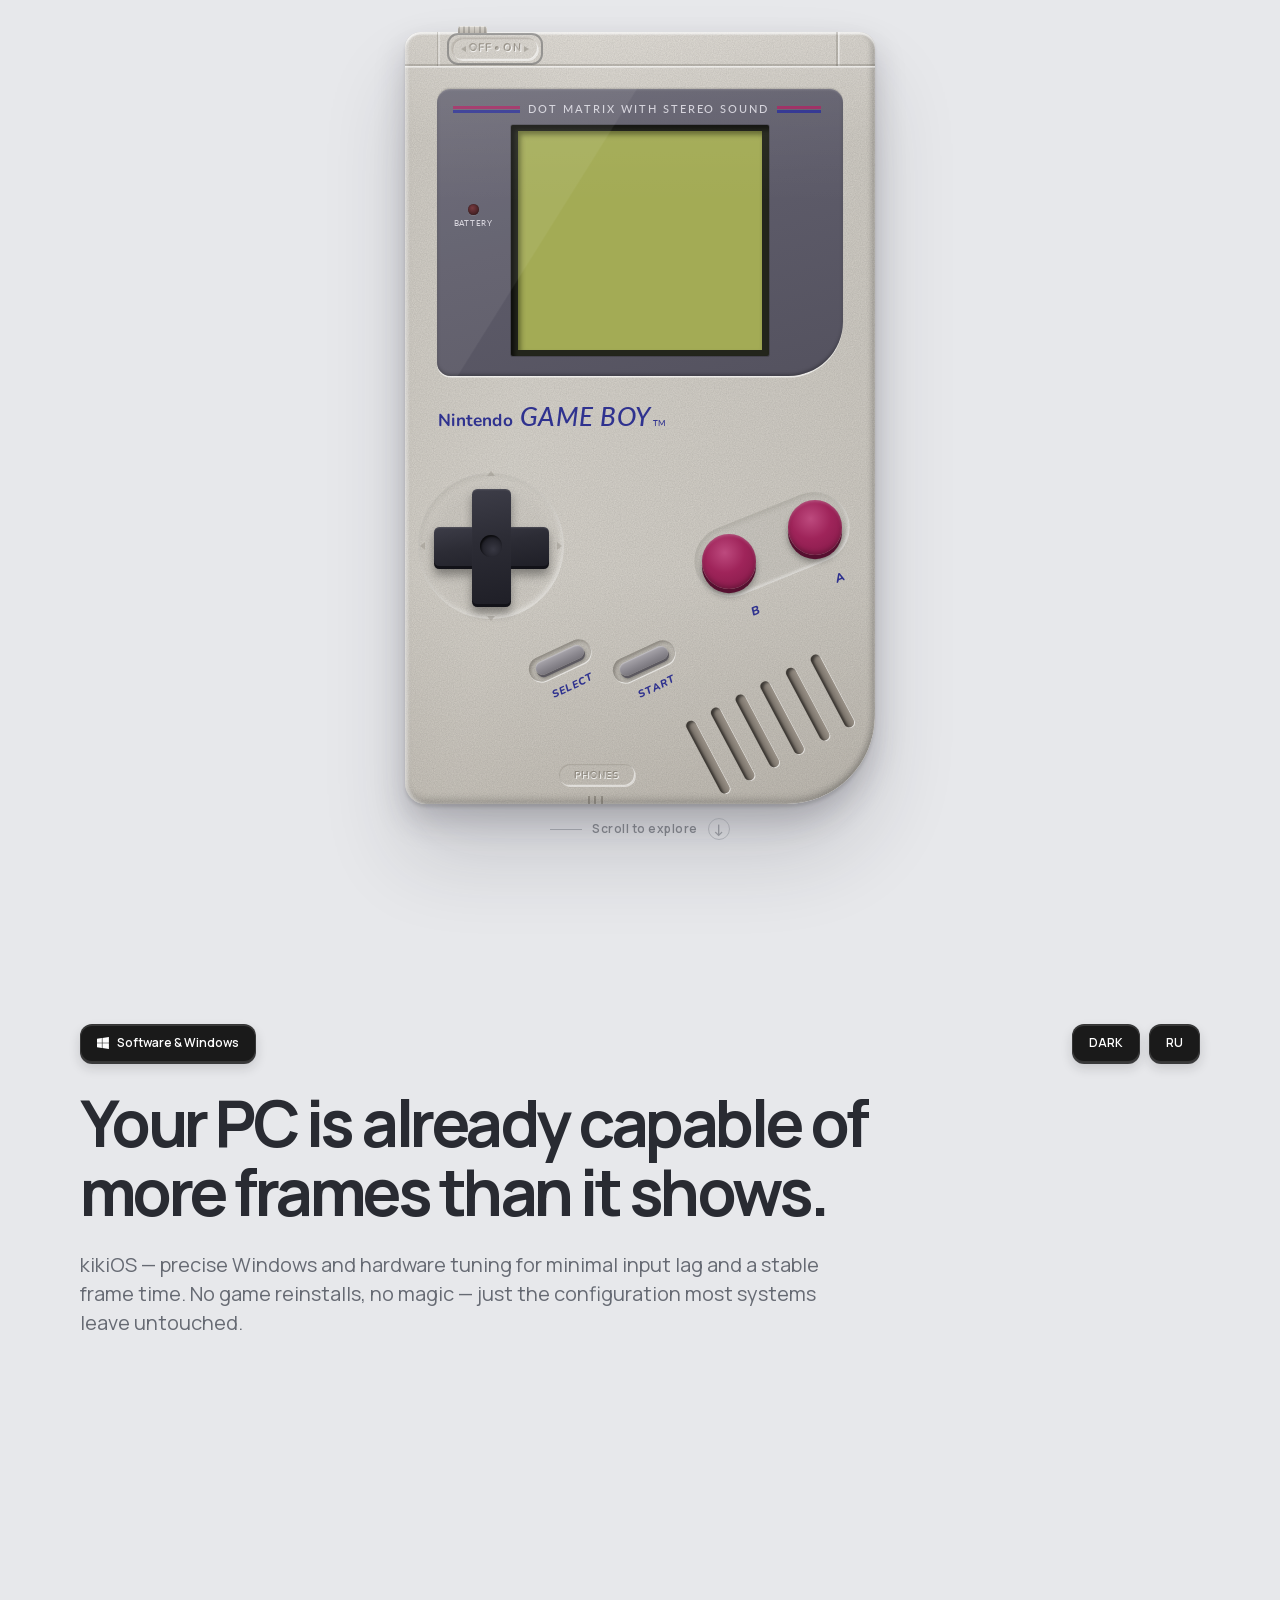
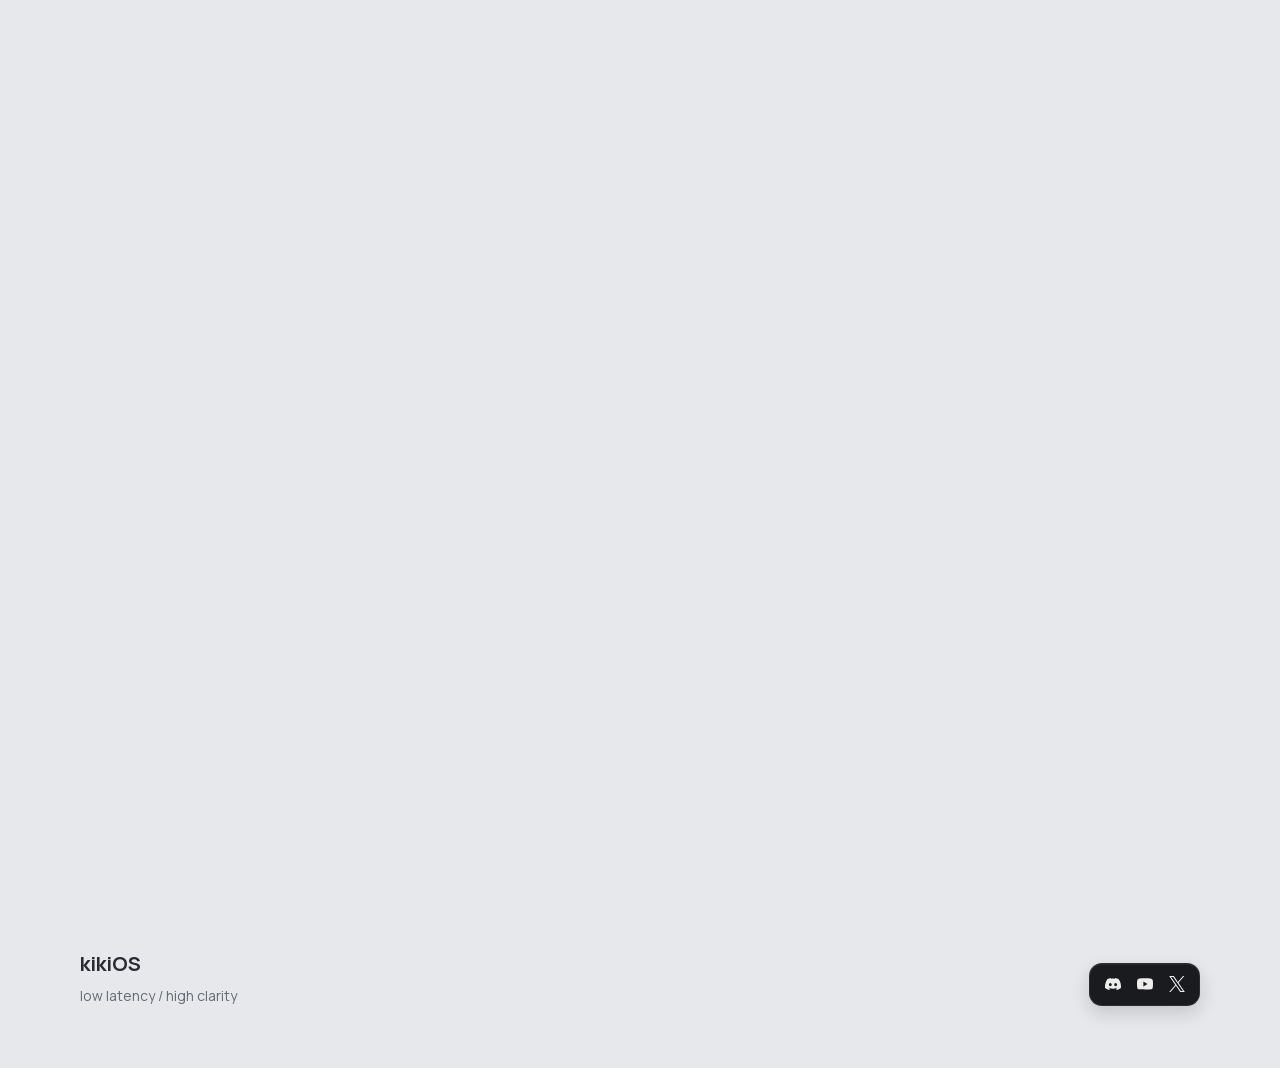
<file: index.html>
<!doctype html>
<html lang="en">
  <head>
    <meta charset="utf-8" />
    <meta name="viewport" content="width=device-width, initial-scale=1, viewport-fit=cover" />
    <script src="js/site/theme-init.js"></script>
    <title>kikiOS — PC Boost</title>
    <meta
      name="description"
      content="kikiOS — точная настройка Windows и железа под минимальный input lag и стабильный фреймтайм."
    />
    <link rel="icon" href="assets/favicons/favicon.ico" sizes="any" />
    <link rel="icon" type="image/png" sizes="16x16" href="assets/favicons/favicon-16.png" />
    <link rel="icon" type="image/png" sizes="32x32" href="assets/favicons/favicon-32.png" />
    <link rel="apple-touch-icon" sizes="180x180" href="assets/favicons/apple-touch-icon.png" />
    <link rel="preconnect" href="https://fonts.googleapis.com" />
    <link rel="preconnect" href="https://fonts.gstatic.com" crossorigin />
    <link
      rel="stylesheet"
      href="https://fonts.googleapis.com/css2?family=Lato:ital,wght@1,400;1,700&family=Nunito:ital,wght@0,800;1,800&display=swap"
    />
    <link rel="stylesheet" href="css/base.css" />
    <link rel="stylesheet" href="css/gameboy.css" />
    <link rel="stylesheet" href="css/site.css" />
    <link rel="stylesheet" href="css/components/software.css" />
    <link rel="stylesheet" href="css/components/folders.css" />
  </head>
  <body>
    <main class="stage">
      <div class="gameboy" id="gameboy">
        <div class="top">
          <i class="groove groove-l"></i>
          <i class="groove groove-r"></i>
        </div>

        <button class="power" id="power" type="button" aria-label="Power">
          <span class="power-nub"></span>
          <span class="power-label"
            ><span class="tri tri-l"></span>OFF&thinsp;•&thinsp;ON<span class="tri tri-r"></span
          ></span>
        </button>

        <div class="lens">
          <div class="lens-head">
            <span class="stripe"></span>
            <span class="lens-text">DOT MATRIX WITH STEREO SOUND</span>
            <span class="stripe stripe-r"></span>
          </div>
          <div class="battery"><i class="led"></i><span>BATTERY</span></div>
          <div class="lcd-window">
            <canvas id="lcd" width="160" height="144" aria-label="Screen"></canvas>
            <i class="lcd-shade"></i>
          </div>
        </div>

        <div class="logo">
          <span class="logo-n">Nintendo</span><span class="logo-gb">GAME BOY</span><span class="logo-tm">TM</span>
        </div>

        <div class="dpad-well"></div>
        <i class="mark mark-up"></i>
        <i class="mark mark-down"></i>
        <i class="mark mark-left"></i>
        <i class="mark mark-right"></i>
        <div class="dpad" id="dpad" role="group" aria-label="D-pad">
          <i class="dpad-h"></i>
          <i class="dpad-v"></i>
          <i class="dpad-c"></i>
        </div>

        <div class="ab-well"></div>
        <div class="btn-round btn-b" data-btn="b" role="button" aria-label="B"></div>
        <div class="btn-round btn-a" data-btn="a" role="button" aria-label="A"></div>
        <span class="label label-b">B</span>
        <span class="label label-a">A</span>

        <div class="pill-well well-select">
          <div class="pill" data-btn="select" role="button" aria-label="Select"></div>
        </div>
        <div class="pill-well well-start">
          <div class="pill" data-btn="start" role="button" aria-label="Start"></div>
        </div>
        <span class="label label-pill label-select">SELECT</span>
        <span class="label label-pill label-start">START</span>

        <div class="speaker"><i></i><i></i><i></i><i></i><i></i><i></i></div>

        <div class="phones"><span>PHONES</span></div>
        <i class="jack"></i>
      </div>
      <div class="floor-shadow"></div>
      <a class="scroll-cue" href="#about" aria-label="Scroll down"
        ><span class="scroll-cue-line"></span
        ><span class="scroll-cue-label" data-i18n="scrollCue">Scroll to explore</span
        ><span class="scroll-cue-arrow" aria-hidden="true">↓</span></a
      >
    </main>

    <section class="site-info" id="about">
      <div class="site-wrap">
        <div class="site-language-row">
          <button
            id="sw-open"
            class="ref-button sw-trigger"
            type="button"
            data-sw-open
            aria-haspopup="dialog"
            aria-controls="sw-modal"
          >
            <svg viewBox="0 0 88 88" aria-hidden="true">
              <path
                d="M0 12.4 35.7 7.5v34.5H0zm40-5.6L87.3 0v41.6H40zM0 46h35.7v34.6L0 75.6zm40 .5h47.3V88L40 81.3z"
              /></svg
            ><span data-i18n="swButton">Software &amp; Windows</span></button
          ><button id="theme-toggle" class="ref-button" type="button" aria-label="Switch to dark theme">DARK</button
          ><button id="lang-toggle" class="ref-button" type="button" aria-label="Switch to Russian">RU</button>
        </div>
        <div class="site-intro">
          <h1 data-i18n="heroTitle">Your PC is already capable of <em>more frames</em> than it shows.</h1>
          <p class="site-lead" data-i18n="heroLead">
            kikiOS — precise Windows and hardware tuning for minimal input lag and a stable frame time. No game
            reinstalls, no magic — just the configuration most systems leave untouched.
          </p>
        </div>

        <section class="site-toolset" data-aos="fade-right" aria-labelledby="toolset-title">
          <div class="site-toolset-head">
            <h2 id="toolset-title" data-i18n="includedTitle">What’s included</h2>
            <p data-i18n="includedLead">
              A focused pass through the system — from a clean OS to network and background processes.
            </p>
          </div>
          <div class="site-toolset-list">
            <article class="site-tool-item">
              <a
                class="site-tool-icon site-tool-link"
                href="https://drive.google.com/file/d/1_SrFxim3o5u1JU2L8F32rRarpd4k6FkM/view?usp=sharing"
                target="_blank"
                rel="noopener"
                aria-label="Open related resource"
                ><svg viewBox="0 0 448 512">
                  <path
                    d="M190.5 66.9l22.2-22.2c9.4-9.4 24.6-9.4 33.9 0L441 239c9.4 9.4 9.4 24.6 0 33.9L246.6 467.3c-9.4 9.4-24.6 9.4-33.9 0l-22.2-22.2c-9.5-9.5-9.3-25 .4-34.3L311.4 296H24c-13.3 0-24-10.7-24-24v-32c0-13.3 10.7-24 24-24h287.4L190.9 101.2c-9.8-9.3-10-24.8-.4-34.3z"
                  /></svg
              ></a>
              <div>
                <h3 data-i18n="cleanOsTitle">Clean OS</h3>
                <p data-i18n="cleanOsText">
                  Clean Windows 11 Pro (25H2, x64) install and baseline system optimization.
                </p>
              </div>
            </article>
            <article class="site-tool-item">
              <a
                class="site-tool-icon site-tool-link"
                href="https://ru.wikipedia.org/wiki/%D0%A6%D0%B5%D0%BD%D1%82%D1%80%D0%B0%D0%BB%D1%8C%D0%BD%D1%8B%D0%B9_%D0%BF%D1%80%D0%BE%D1%86%D0%B5%D1%81%D1%81%D0%BE%D1%80"
                target="_blank"
                rel="noopener"
                aria-label="Open related resource"
                ><svg viewBox="0 0 448 512">
                  <path
                    d="M190.5 66.9l22.2-22.2c9.4-9.4 24.6-9.4 33.9 0L441 239c9.4 9.4 9.4 24.6 0 33.9L246.6 467.3c-9.4 9.4-24.6 9.4-33.9 0l-22.2-22.2c-9.5-9.5-9.3-25 .4-34.3L311.4 296H24c-13.3 0-24-10.7-24-24v-32c0-13.3 10.7-24 24-24h287.4L190.9 101.2c-9.8-9.3-10-24.8-.4-34.3z"
                  /></svg
              ></a>
              <div>
                <h3 data-i18n="cpuTitle">CPU & power</h3>
                <p data-i18n="cpuText">
                  A custom power plan and process affinity for the CPU’s highest-performance cores.
                </p>
              </div>
            </article>
            <article class="site-tool-item">
              <a
                class="site-tool-icon site-tool-link"
                href="https://ru.wikipedia.org/wiki/Input_lag"
                target="_blank"
                rel="noopener"
                aria-label="Open related resource"
                ><svg viewBox="0 0 448 512">
                  <path
                    d="M190.5 66.9l22.2-22.2c9.4-9.4 24.6-9.4 33.9 0L441 239c9.4 9.4 9.4 24.6 0 33.9L246.6 467.3c-9.4 9.4-24.6 9.4-33.9 0l-22.2-22.2c-9.5-9.5-9.3-25 .4-34.3L311.4 296H24c-13.3 0-24-10.7-24-24v-32c0-13.3 10.7-24 24-24h287.4L190.9 101.2c-9.8-9.3-10-24.8-.4-34.3z"
                  /></svg
              ></a>
              <div>
                <h3 data-i18n="inputTitle">Input lag</h3>
                <p data-i18n="inputText">
                  Fine-tune polling and device latency for the mouse, keyboard and monitor — where milliseconds matter.
                </p>
              </div>
            </article>
            <article class="site-tool-item">
              <a
                class="site-tool-icon site-tool-link"
                href="https://en.wikipedia.org/wiki/Network"
                target="_blank"
                rel="noopener"
                aria-label="Open related resource"
                ><svg viewBox="0 0 448 512">
                  <path
                    d="M190.5 66.9l22.2-22.2c9.4-9.4 24.6-9.4 33.9 0L441 239c9.4 9.4 9.4 24.6 0 33.9L246.6 467.3c-9.4 9.4-24.6 9.4-33.9 0l-22.2-22.2c-9.5-9.5-9.3-25 .4-34.3L311.4 296H24c-13.3 0-24-10.7-24-24v-32c0-13.3 10.7-24 24-24h287.4L190.9 101.2c-9.8-9.3-10-24.8-.4-34.3z"
                  /></svg
              ></a>
              <div>
                <h3 data-i18n="networkTitle">Network</h3>
                <p data-i18n="networkText">
                  Configure the network adapter for stable ping and fewer packet losses in busy matches.
                </p>
              </div>
            </article>
            <article class="site-tool-item">
              <a
                class="site-tool-icon site-tool-link"
                href="https://www.microsoft.com/en-us/download"
                target="_blank"
                rel="noopener"
                aria-label="Open related resource"
                ><svg viewBox="0 0 448 512">
                  <path
                    d="M190.5 66.9l22.2-22.2c9.4-9.4 24.6-9.4 33.9 0L441 239c9.4 9.4 9.4 24.6 0 33.9L246.6 467.3c-9.4 9.4-24.6 9.4-33.9 0l-22.2-22.2c-9.5-9.5-9.3-25 .4-34.3L311.4 296H24c-13.3 0-24-10.7-24-24v-32c0-13.3 10.7-24 24-24h287.4L190.9 101.2c-9.8-9.3-9.3-25-.4-34.3z"
                  /></svg
              ></a>
              <div>
                <h3 data-i18n="driversTitle">Drivers & software</h3>
                <p data-i18n="driversText">
                  Clean Nvidia / AMD driver installation and background software priority tuning.
                </p>
              </div>
            </article>
            <article class="site-tool-item">
              <a
                class="site-tool-icon site-tool-link"
                href="https://ru.wikipedia.org/wiki/Advanced_SystemCare"
                target="_blank"
                rel="noopener"
                aria-label="Open related resource"
                ><svg viewBox="0 0 448 512">
                  <path
                    d="M190.5 66.9l22.2-22.2c9.4-9.4 24.6-9.4 33.9 0L441 239c9.4 9.4 9.4 24.6 0 33.9L246.6 467.3c-9.4 9.4-24.6 9.4-33.9 0l-22.2-22.2c-9.5-9.5-9.3-25 .4-34.3L311.4 296H24c-13.3 0-24-10.7-24-24v-32c0-13.3 10.7-24 24-24h287.4L190.9 101.2c-9.8-9.3-10-24.8-.4-34.3z"
                  /></svg
              ></a>
              <div>
                <h3 data-i18n="cleanupTitle">System cleanup</h3>
                <p data-i18n="cleanupText">
                  Disable telemetry, unused services and extra hardware devices that waste resources in the background.
                </p>
              </div>
            </article>
          </div>
        </section>

        <section class="x-focus-card" data-aos="fade-left" aria-labelledby="x-focus-title">
          <div class="x-focus-art" aria-hidden="true"></div>
          <span class="x-focus-kicker" data-i18n="xKicker">X / Development notes</span>
          <div class="x-focus-grid">
            <h2 id="x-focus-title" data-i18n="xTitle">Tweaks.<br />Updates.<br /><strong>Fresh ideas.</strong></h2>
            <div class="x-focus-copy">
              <p data-i18n="xText">
                On X I share short posts about tweaks, tests, new features and changes across the project.
              </p>
              <a class="ref-button x-focus-button" href="https://x.com/feduk1283911" target="_blank" rel="noopener"
                ><img src="assets/icons/social/x.svg" alt="" /><span data-i18n="xButton">Follow on X</span></a
              >
            </div>
          </div>
        </section>

        <div class="site-wrap site-community">
          <article class="community-card" data-aos="fade-right">
            <div class="community-kicker">GitHub</div>
            <h2 data-i18n="githubTitle">Like what you see?</h2>
            <p data-i18n="githubText">
              If you like the setup and want to support the project, you can star it on GitHub.
            </p>
            <a class="ref-button community-button" href="https://github.com/f7707111-rgb" target="_blank" rel="noopener"
              ><img src="assets/icons/social/github.svg" alt="" /><span data-i18n="githubButton">GitHub</span></a
            >
          </article>
          <article class="community-card" data-aos="fade-left">
            <div class="community-kicker">Community</div>
            <h2 data-i18n="communityTitle">Stay connected with kikiOS.</h2>
            <p data-i18n="communityText">Join my Discord or visit my site for more system tools and updates.</p>
            <div class="community-links">
              <a class="community-link" href="https://discord.gg/5Vxck3Bq7V" target="_blank" rel="noopener"
                ><span data-i18n="discordLink">Join Discord</span><span>›</span></a
              ><a
                class="community-link"
                href="https://f7707111-rgb.github.io/KikiTweaks/"
                target="_blank"
                rel="noopener"
                ><span data-i18n="siteLink">Visit my site</span><span>›</span></a
              >
            </div>
          </article>
        </div>
      </div>
    </section>

    <footer class="site-footer">
      <section class="site-wrap folders" id="about-kiki" aria-labelledby="about-kiki-title">
        <header class="folders-head" data-aos="fade-right">
          <h2 id="about-kiki-title" data-i18n="aboutTitle">About me &amp; <em>kikiOS</em></h2>
          <p data-i18n="aboutLead"></p>
        </header>
        <div class="folders-grid" data-folders data-aos="fade-up"></div>
      </section>
      <div class="site-wrap site-footer-inner">
        <div><strong>kikiOS</strong><small>low latency / high clarity</small></div>
        <nav class="site-icons" aria-label="Links">
          <a href="https://discord.gg/5Vxck3Bq7V" target="_blank" rel="noopener" aria-label="Discord"
            ><img src="assets/icons/social/discord.svg" alt=""
          /></a>
          <a href="https://www.youtube.com/@feduk1-c6z" target="_blank" rel="noopener" aria-label="YouTube"
            ><img src="assets/icons/social/youtube.svg" alt=""
          /></a>
          <a href="https://x.com/feduk1283911" target="_blank" rel="noopener" aria-label="X"
            ><img src="assets/icons/social/x.svg" alt=""
          /></a>
        </nav>
      </div>
    </footer>

    <div class="sw-modal" id="sw-modal" role="dialog" aria-modal="true" aria-labelledby="sw-title" hidden>
      <div class="sw-backdrop" data-sw-close></div>
      <div class="sw-window" role="document">
        <div class="sw-titlebar">
          <span class="sw-path"><b>kikiOS</b><i>/</i>software</span>
          <span class="sw-hint" aria-hidden="true">ESC</span>
          <button class="sw-close" type="button" data-sw-close aria-label="Close">
            <svg viewBox="0 0 12 12" aria-hidden="true"><path d="M1.5 1.5l9 9m0-9l-9 9" /></svg>
          </button>
        </div>
        <div class="sw-body">
          <header class="sw-head">
            <span class="sw-kicker" data-i18n="swKicker">Downloads / by kiki</span>
            <h2 id="sw-title" data-i18n="swTitle">Software &amp; Windows</h2>
            <p data-i18n="swLead">Clean Windows images and the apps I use — pick a build and a mirror.</p>
          </header>
          <section class="sw-section">
            <h3><span data-i18n="swIsoTitle">Windows ISO</span><em data-sw-count="windows"></em></h3>
            <ul class="sw-list" data-sw-list="windows"></ul>
          </section>
          <section class="sw-section">
            <h3><span data-i18n="swAppsTitle">Software</span><em data-sw-count="apps"></em></h3>
            <ul class="sw-list" data-sw-list="apps"></ul>
          </section>
        </div>
      </div>
    </div>

    <!-- data -->
    <script src="js/data/translations.js"></script>
    <script src="js/data/software.js"></script>
    <script src="js/data/sections.js"></script>
    <!-- site -->
    <script src="js/site/software.js"></script>
    <script src="js/site/folders.js"></script>
    <script src="js/site/settings.js"></script>
    <script src="js/site/reveal.js"></script>
    <!-- game boy -->
    <script src="js/gameboy/font.js"></script>
    <script src="js/gameboy/lcd.js"></script>
    <script src="js/gameboy/sound.js"></script>
    <script src="js/gameboy/input.js"></script>
    <script src="js/gameboy/games-loader.js"></script>
  </body>
</html>
</file>
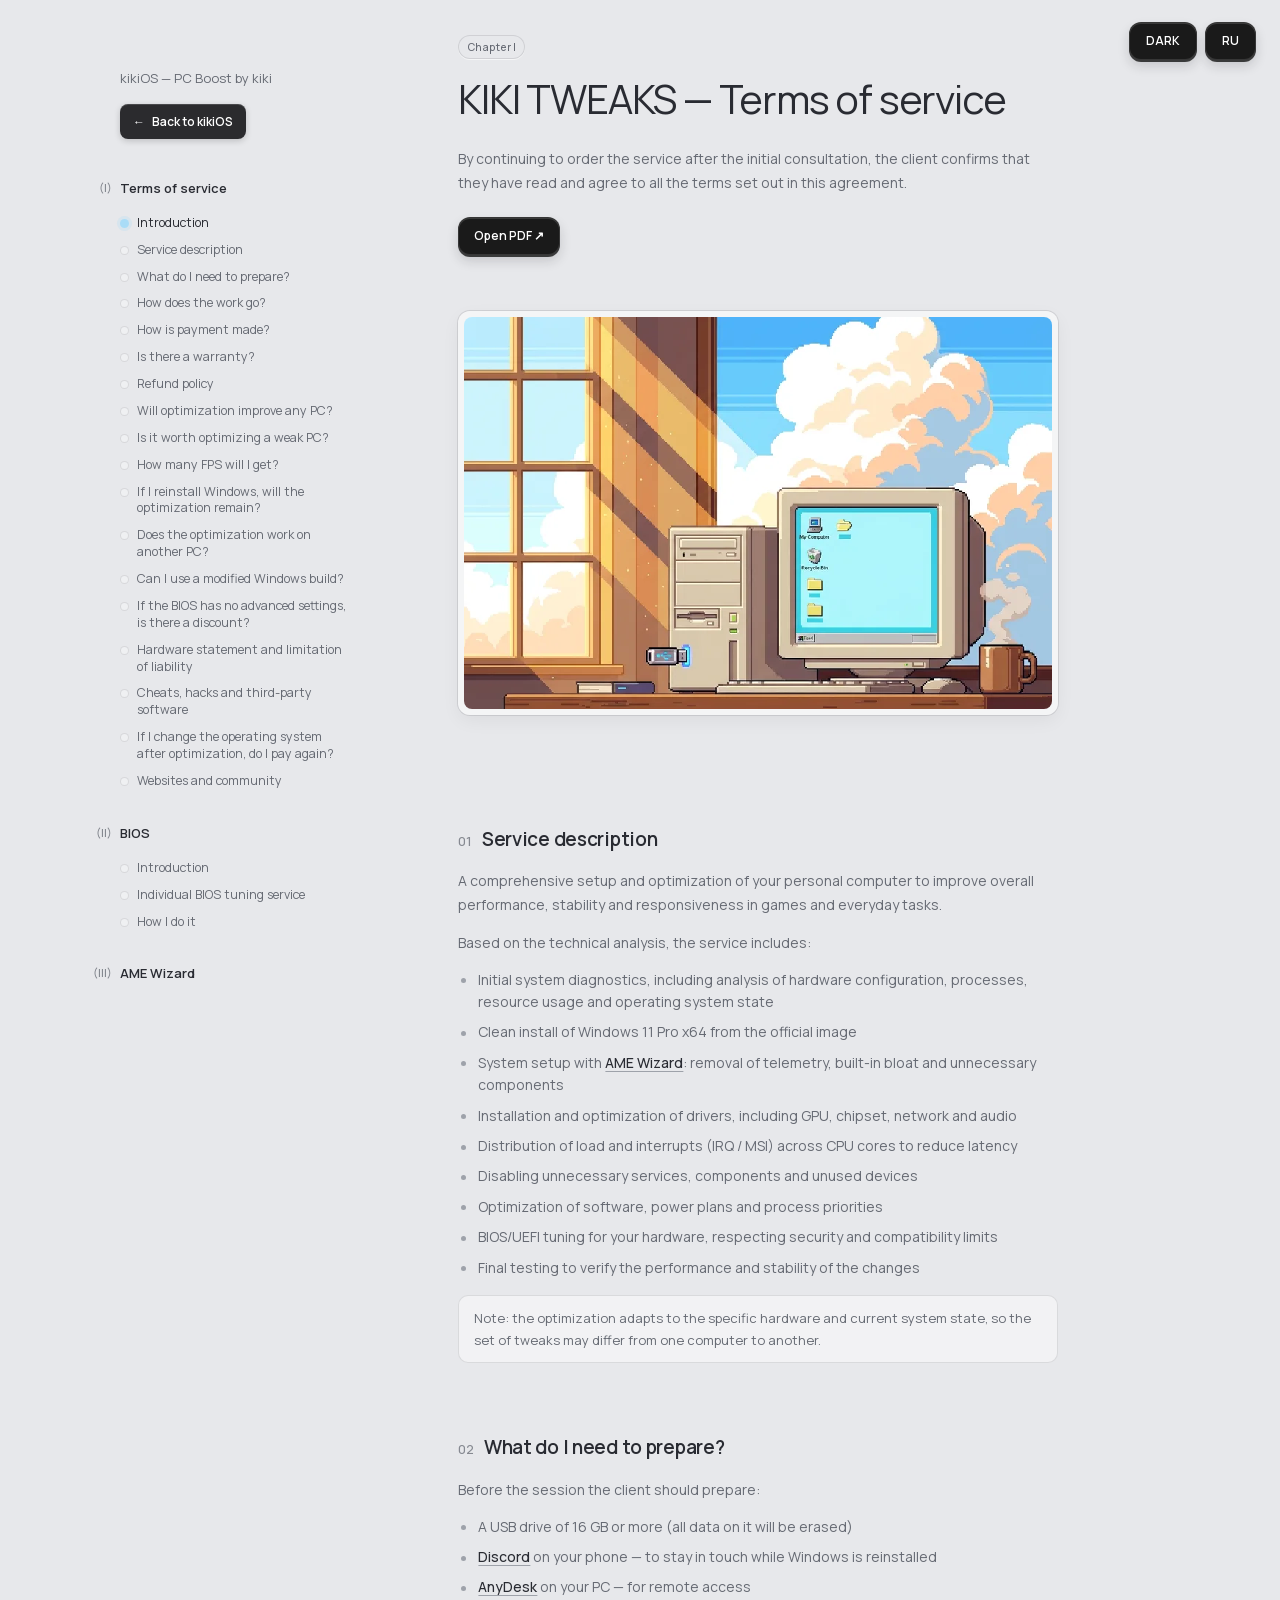
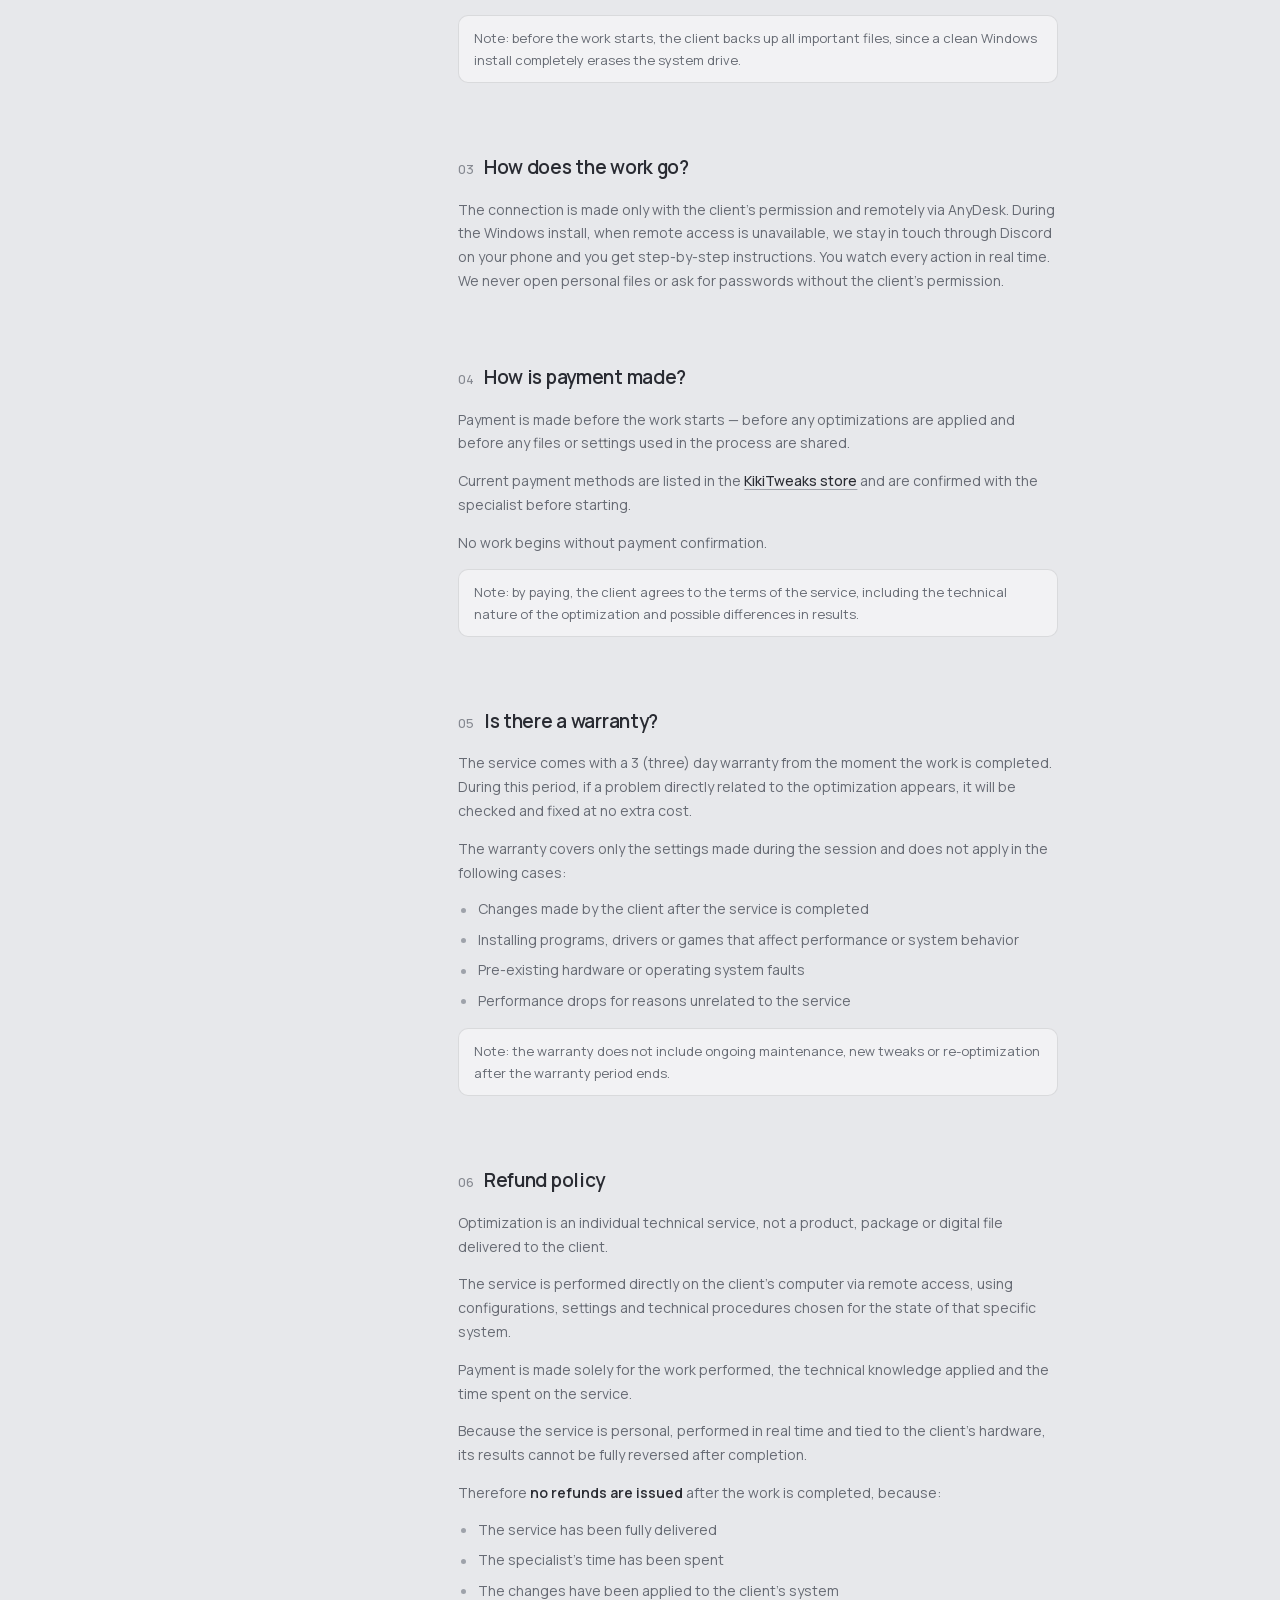
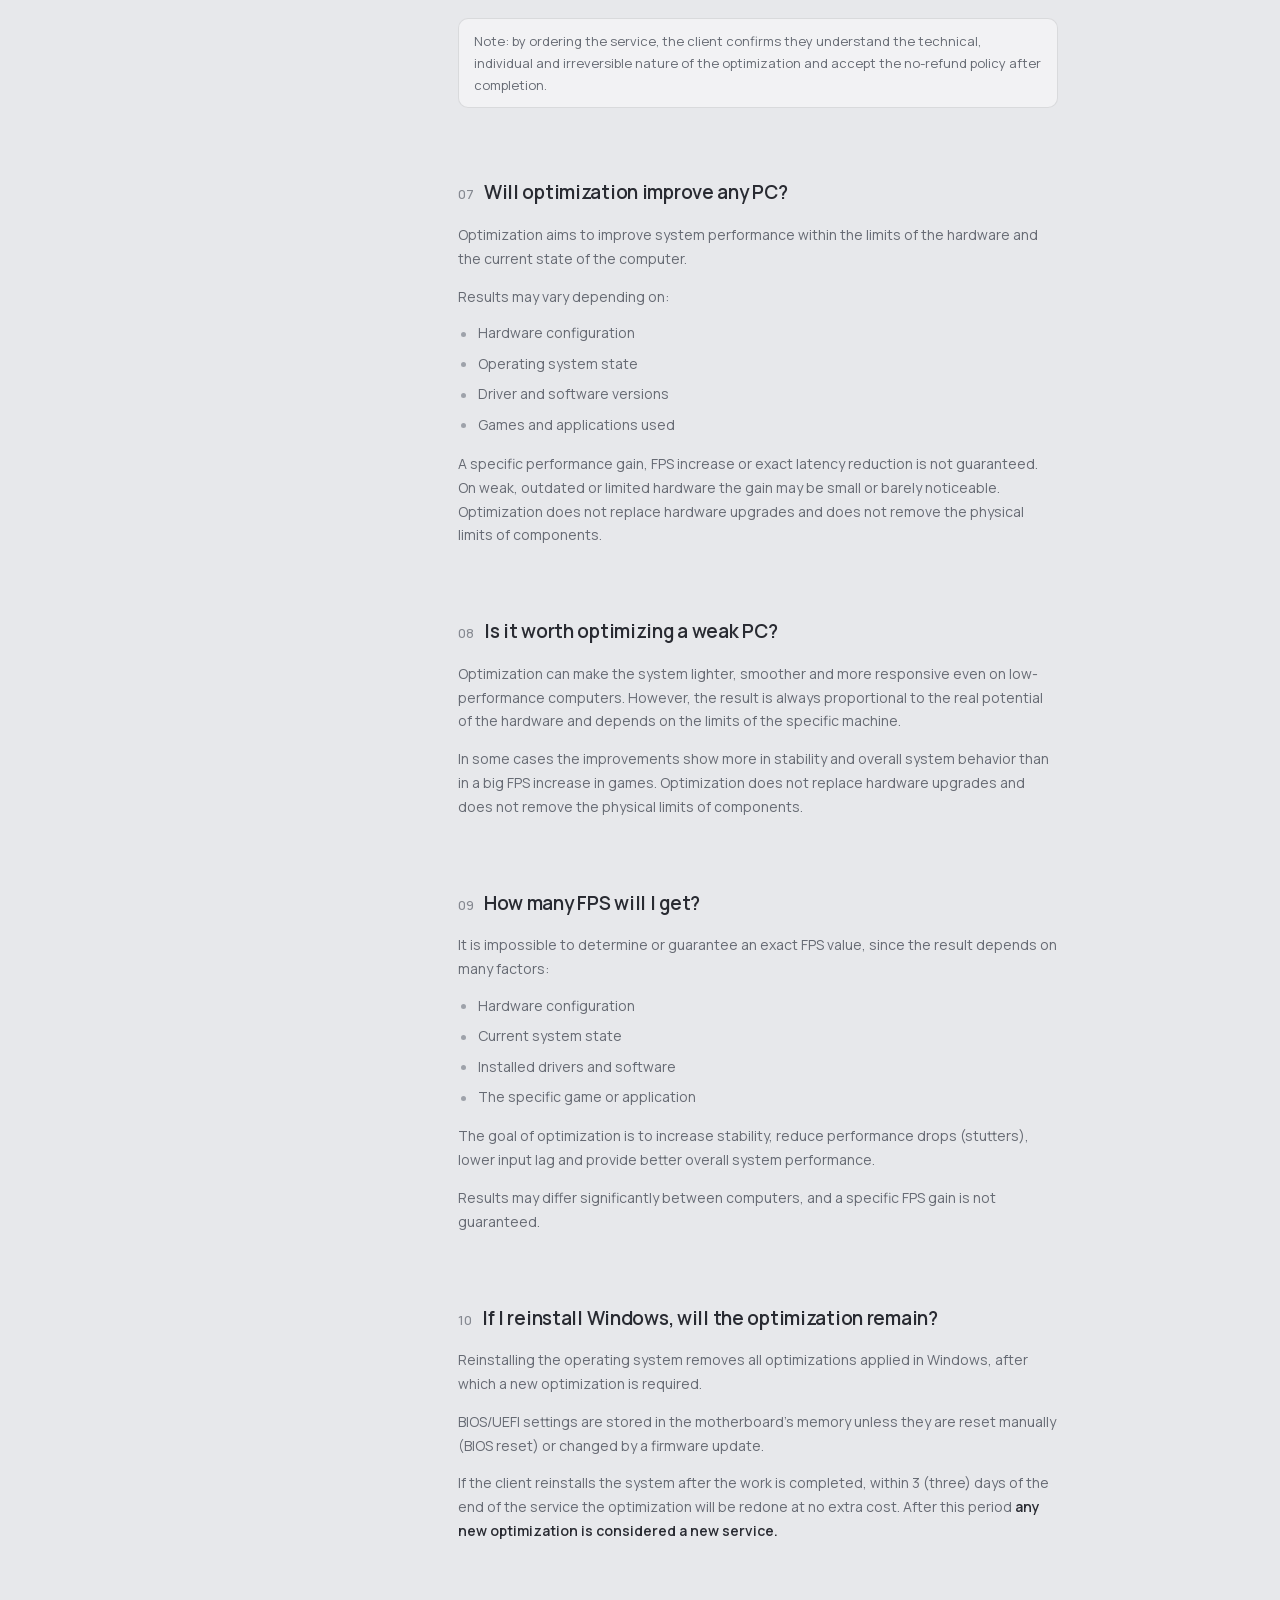
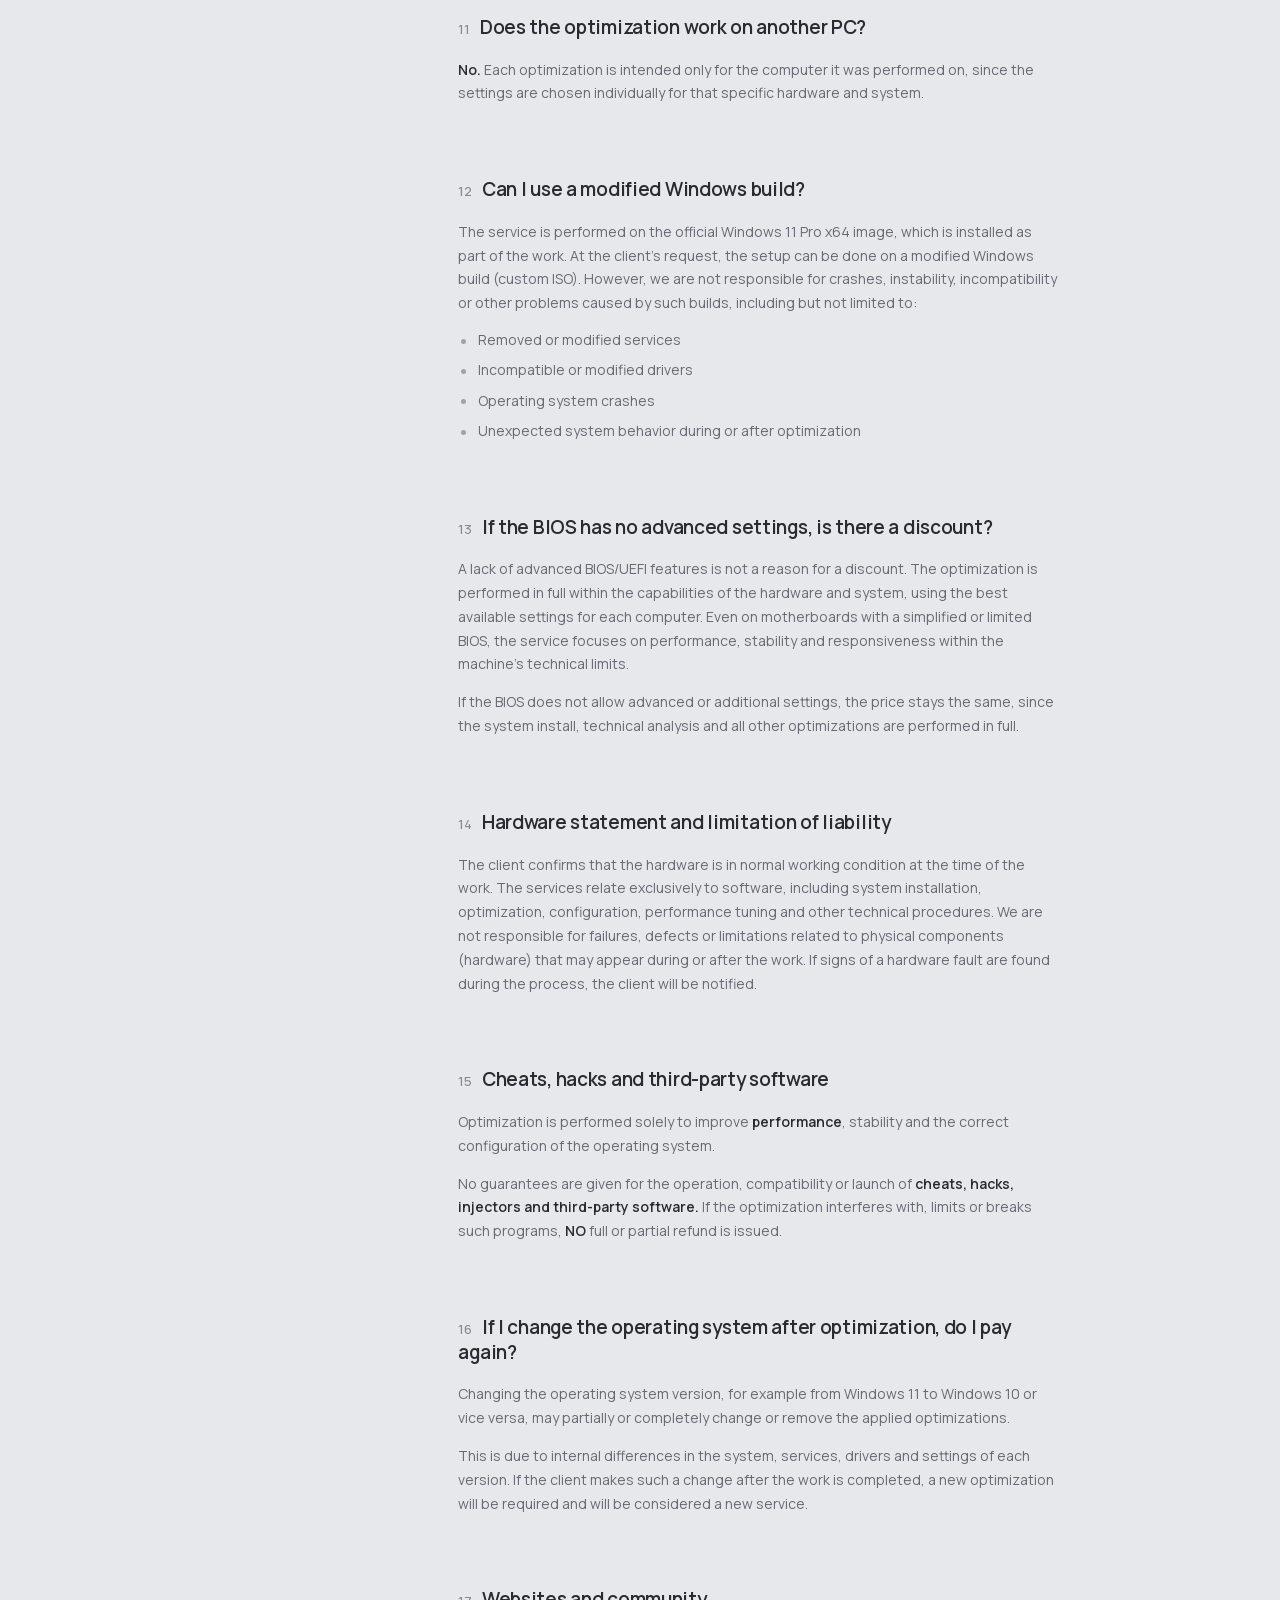
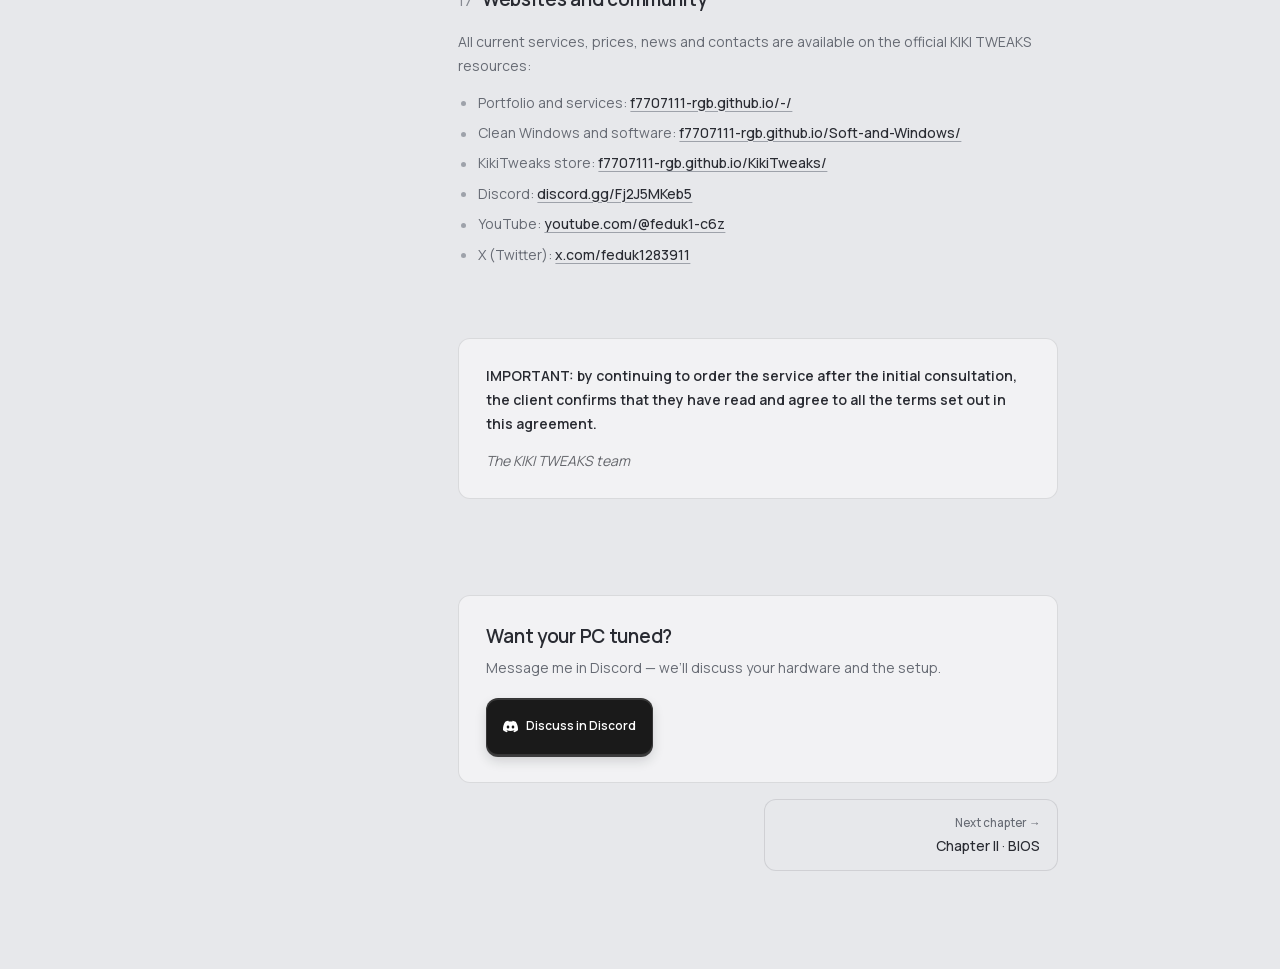
<file: section.html>
<!doctype html>
<html lang="en">
  <head>
    <meta charset="utf-8" />
    <meta name="viewport" content="width=device-width, initial-scale=1, viewport-fit=cover" />
    <script src="js/site/theme-init.js"></script>
    <title>kikiOS</title>
    <meta name="description" content="kikiOS — PC optimization by kiki: terms, BIOS, AME Wizard and network setup." />
    <link rel="icon" href="assets/favicons/favicon.ico" sizes="any" />
    <link rel="icon" type="image/png" sizes="16x16" href="assets/favicons/favicon-16.png" />
    <link rel="icon" type="image/png" sizes="32x32" href="assets/favicons/favicon-32.png" />
    <link rel="apple-touch-icon" sizes="180x180" href="assets/favicons/apple-touch-icon.png" />
    <link rel="stylesheet" href="css/base.css" />
    <link rel="stylesheet" href="css/site.css" />
    <link rel="stylesheet" href="css/pages/section.css" />
  </head>
  <body class="section-page">
    <div class="chapter-toggles">
      <button id="theme-toggle" class="ref-button" type="button" aria-label="Switch to dark theme">DARK</button>
      <button id="lang-toggle" class="ref-button" type="button" aria-label="Switch to Russian">RU</button>
    </div>

    <div class="chapter-layout">
      <aside class="chapter-side">
        <div class="chapter-side-inner">
          <p class="chapter-brand" data-i18n="sectionBrand">kikiOS — PC Boost by kiki</p>
          <a class="chapter-back" href="index.html#about-kiki" data-page-link
            ><span aria-hidden="true">←</span><span data-i18n="sectionBack">Back to kikiOS</span></a
          >
          <nav class="chapter-nav" data-chapter-nav aria-label="Chapters"></nav>
        </div>
      </aside>

      <main class="chapter" id="intro">
        <span class="chapter-pill" data-section="kicker"></span>
        <h1 data-section="title"></h1>
        <p class="chapter-lead" data-section="lead"></p>
        <div class="chapter-actions" data-section="actions"></div>
        <figure class="chapter-art"><img data-section="image" alt="" width="800" height="600" /></figure>

        <article class="chapter-body" data-section="body"></article>

        <aside class="chapter-cta">
          <h2 data-i18n="sectionCtaTitle">Want your PC tuned?</h2>
          <p data-i18n="sectionCtaText"></p>
          <a class="ref-button" href="https://discord.gg/5Vxck3Bq7V" target="_blank" rel="noopener"
            ><img src="assets/icons/social/discord.svg" alt="" /><span data-i18n="sectionCtaButton"
              >Discuss in Discord</span
            ></a
          >
        </aside>

        <nav class="chapter-pager" data-section="pager" aria-label="Chapters"></nav>
      </main>
    </div>

    <!-- data -->
    <script src="js/data/translations.js"></script>
    <script src="js/data/sections.js"></script>
    <!-- page -->
    <script src="js/pages/section.js"></script>
    <script src="js/site/folders.js"></script>
    <script src="js/site/settings.js"></script>
  </body>
</html>
</file>
<file: css/base.css>
/* Global base rules shared by every section. */

/* Hide scrollbars everywhere while keeping scrolling (mouse, touch, keyboard). */
html,
body,
* {
  scrollbar-width: none;
  -ms-overflow-style: none;
}
*::-webkit-scrollbar {
  display: none;
  width: 0;
  height: 0;
}

/* Form controls use the site font too. */
button, input, select, textarea { font-family: inherit; }
</file>
<file: css/gameboy.css>
/* Game Boy DMG-01. All device geometry is in real millimetres: 1mm = var(--u). Body is 90 × 148 mm. */

*,
*::before,
*::after {
  box-sizing: border-box;
  margin: 0;
  padding: 0;
}

:root {
  --u: min(calc((100vh - 128px) / 148), calc((100vw - 32px) / 90), 6px);

  --body: #d6d2ca;
  --body-hi: #e2ded7;
  --body-lo: #c6c1b8;
  --navy: #2f328f;
  --lens: #5d5b69;
  --lens-ink: #d3d1da;
  --maroon: #9c2a60;
  --magenta: #9f245a;
  --dpad: #2a2a33;

  --wall-top: #eeeff2;
  --wall-bottom: #d4d5da;
  --ink: #6a6872;
  --ink-soft: #8c8a93;

  --gb-font: 'Gill Sans', 'Gill Sans MT', 'Lato', 'Segoe UI', sans-serif;
  --round-font: 'Arial Rounded MT Bold', 'Nunito', 'Helvetica Rounded', sans-serif;
}
@supports (height: 100svh) {
  :root {
    --u: min(calc((100svh - 128px) / 148), calc((100vw - 32px) / 90), 6px);
  }
}

html {
  height: 100%;
}
body {
  min-height: 100%;
  display: flex;
  flex-direction: column;
  align-items: center;
  justify-content: center;
  gap: 20px;
  padding: 28px 16px 20px;
  background:
    radial-gradient(ellipse 70% 55% at 50% 38%, rgba(255, 255, 255, 0.75), rgba(255, 255, 255, 0) 70%),
    linear-gradient(180deg, var(--wall-top), var(--wall-bottom));
  color: var(--ink);
  font:
    14px/1.5 -apple-system,
    BlinkMacSystemFont,
    'Segoe UI',
    Roboto,
    sans-serif;
  overflow-x: hidden;
  -webkit-tap-highlight-color: transparent;
}

.stage {
  position: relative;
}

/* ------------------------------------------------------------------ body */
.gameboy {
  position: relative;
  width: calc(var(--u) * 90);
  height: calc(var(--u) * 148);
  border-radius: calc(var(--u) * 3) calc(var(--u) * 3) calc(var(--u) * 17) calc(var(--u) * 4);
  background:
    url("data:image/svg+xml,%3Csvg xmlns='http://www.w3.org/2000/svg' width='160' height='160'%3E%3Cfilter id='n'%3E%3CfeTurbulence type='fractalNoise' baseFrequency='.85' numOctaves='2' stitchTiles='stitch'/%3E%3CfeColorMatrix values='0 0 0 0 0 0 0 0 0 0 0 0 0 0 0 0 0 0 .55 0'/%3E%3C/filter%3E%3Crect width='100%25' height='100%25' filter='url(%23n)' opacity='.22'/%3E%3C/svg%3E"),
    linear-gradient(100deg, rgba(0, 0, 0, 0.025), rgba(255, 255, 255, 0.06) 30%, rgba(0, 0, 0, 0.04)),
    linear-gradient(180deg, var(--body-hi) 0%, var(--body) 14%, var(--body) 70%, var(--body-lo) 100%);
  box-shadow:
    inset 0 calc(var(--u) * 0.5) calc(var(--u) * 0.3) rgba(255, 255, 255, 0.7),
    inset calc(var(--u) * 0.6) 0 calc(var(--u) * 0.6) rgba(255, 255, 255, 0.45),
    inset calc(var(--u) * -0.8) 0 calc(var(--u) * 1) rgba(0, 0, 0, 0.12),
    inset 0 calc(var(--u) * -1) calc(var(--u) * 1.4) rgba(0, 0, 0, 0.16),
    0 calc(var(--u) * 0.6) calc(var(--u) * 0.6) rgba(0, 0, 0, 0.12),
    0 calc(var(--u) * 3) calc(var(--u) * 6) rgba(40, 38, 50, 0.22),
    0 calc(var(--u) * 10) calc(var(--u) * 16) rgba(40, 38, 50, 0.16);
  user-select: none;
  -webkit-user-select: none;
  -webkit-touch-callout: none;
}

.floor-shadow {
  position: absolute;
  left: 8%;
  right: 4%;
  bottom: calc(var(--u) * -2.5);
  height: calc(var(--u) * 6);
  background: radial-gradient(ellipse at center, rgba(30, 28, 40, 0.35), rgba(30, 28, 40, 0) 70%);
  filter: blur(4px);
  z-index: -1;
}

/* top strip with the cartridge-slot grooves */
.top {
  position: absolute;
  left: 0;
  right: 0;
  top: 0;
  height: calc(var(--u) * 6.5);
}
.top::after {
  content: '';
  position: absolute;
  left: 0;
  right: 0;
  bottom: 0;
  height: calc(var(--u) * 0.35);
  background: rgba(60, 55, 45, 0.2);
  box-shadow: 0 calc(var(--u) * 0.3) 0 rgba(255, 255, 255, 0.6);
}
.groove {
  position: absolute;
  top: 0;
  bottom: 0;
  width: calc(var(--u) * 0.35);
  background: rgba(60, 55, 45, 0.2);
  box-shadow: calc(var(--u) * 0.3) 0 0 rgba(255, 255, 255, 0.55);
}
.groove-l {
  left: calc(var(--u) * 6);
}
.groove-r {
  right: calc(var(--u) * 7);
}

/* embossed plastic lettering */
.power-label,
.phones span {
  color: rgba(120, 113, 102, 0.5);
  text-shadow:
    calc(var(--u) * 0.12) calc(var(--u) * 0.14) 0 rgba(255, 255, 255, 0.75),
    calc(var(--u) * -0.08) calc(var(--u) * -0.08) 0 rgba(80, 72, 60, 0.22);
}

/* power switch */
.power {
  position: absolute;
  left: calc(var(--u) * 9);
  top: calc(var(--u) * 1.1);
  width: calc(var(--u) * 16.5);
  height: calc(var(--u) * 4.3);
  border: 0;
  border-radius: calc(var(--u) * 2.15);
  background: transparent;
  cursor: pointer;
  box-shadow:
    inset calc(var(--u) * 0.2) calc(var(--u) * 0.22) 0 rgba(80, 72, 60, 0.16),
    inset calc(var(--u) * -0.2) calc(var(--u) * -0.22) 0 rgba(255, 255, 255, 0.6),
    calc(var(--u) * 0.15) calc(var(--u) * 0.18) 0 rgba(255, 255, 255, 0.55),
    calc(var(--u) * -0.15) calc(var(--u) * -0.15) 0 rgba(80, 72, 60, 0.12);
  outline: none;
}
.power:focus-visible {
  box-shadow: 0 0 0 2px #6b8cff;
}
.power-label {
  display: flex;
  align-items: center;
  justify-content: center;
  gap: calc(var(--u) * 0.5);
  font: 700 calc(var(--u) * 2.1)/1 var(--round-font);
  letter-spacing: calc(var(--u) * 0.12);
  white-space: nowrap;
}
.tri {
  width: 0;
  height: 0;
  border-top: calc(var(--u) * 0.75) solid transparent;
  border-bottom: calc(var(--u) * 0.75) solid transparent;
  filter: drop-shadow(calc(var(--u) * 0.12) calc(var(--u) * 0.14) 0 rgba(255, 255, 255, 0.75));
}
.tri-l {
  border-right: calc(var(--u) * 1.1) solid rgba(120, 113, 102, 0.5);
}
.tri-r {
  border-left: calc(var(--u) * 1.1) solid rgba(120, 113, 102, 0.5);
}

/* switch knob peeking over the top edge */
.power-nub {
  position: absolute;
  top: calc(var(--u) * -2.3);
  left: calc(var(--u) * 1.2);
  width: calc(var(--u) * 5.5);
  height: calc(var(--u) * 1.3);
  border-radius: calc(var(--u) * 0.5) calc(var(--u) * 0.5) 0 0;
  background:
    repeating-linear-gradient(
      90deg,
      rgba(0, 0, 0, 0.16) 0 calc(var(--u) * 0.35),
      transparent calc(var(--u) * 0.35) calc(var(--u) * 1)
    ),
    linear-gradient(180deg, #d9d5ce, #bdb8b0);
  box-shadow: inset 0 calc(var(--u) * 0.15) 0 rgba(255, 255, 255, 0.6);
  transition: left 0.16s cubic-bezier(0.5, 0, 0.3, 1.4);
}
.is-on .power-nub {
  left: calc(var(--u) * 9.8);
}

body:not(.power-on) .power::after {
  content: '';
  position: absolute;
  inset: calc(var(--u) * -1);
  border-radius: inherit;
  border: 2px solid rgba(105, 105, 105, 0.58);
  animation: pulse 5s cubic-bezier(0.22, 0.61, 0.36, 1) infinite;
  pointer-events: none;
}
@keyframes pulse {
  0% {
    opacity: 0;
    transform: scale(0.98);
  }
  8% {
    opacity: 0.62;
    transform: scale(1);
  }
  34% {
    opacity: 0;
    transform: scale(1.14);
  }
  35%,
  100% {
    opacity: 0;
    transform: scale(1.14);
  }
}

/* ------------------------------------------------------------------ screen lens */
.lens {
  position: absolute;
  left: calc(var(--u) * 6);
  top: calc(var(--u) * 11);
  width: calc(var(--u) * 78);
  height: calc(var(--u) * 55);
  border-radius: calc(var(--u) * 2.6) calc(var(--u) * 2.6) calc(var(--u) * 10.5) calc(var(--u) * 2.6);
  background: linear-gradient(165deg, #686673 0%, var(--lens) 45%, #54525f 100%);
  box-shadow:
    0 calc(var(--u) * 0.3) 0 rgba(255, 255, 255, 0.65),
    0 calc(var(--u) * -0.25) calc(var(--u) * 0.2) rgba(0, 0, 0, 0.12),
    inset 0 calc(var(--u) * 0.25) calc(var(--u) * 0.3) rgba(255, 255, 255, 0.14),
    inset 0 calc(var(--u) * -0.4) calc(var(--u) * 0.6) rgba(0, 0, 0, 0.25);
  overflow: hidden;
}
/* glass glare */
.lens::after {
  content: '';
  position: absolute;
  inset: 0;
  background:
    linear-gradient(122deg, rgba(255, 255, 255, 0.06) 0 34%, rgba(255, 255, 255, 0) 34.3%),
    linear-gradient(180deg, rgba(255, 255, 255, 0.05), rgba(255, 255, 255, 0) 40%);
  pointer-events: none;
}

.lens-head {
  position: absolute;
  left: calc(var(--u) * 3.2);
  right: calc(var(--u) * 4.3);
  top: calc(var(--u) * 2.6);
  height: calc(var(--u) * 2.6);
  display: flex;
  align-items: center;
  gap: calc(var(--u) * 1.5);
}
.stripe {
  flex: 1;
  height: calc(var(--u) * 1.8);
  background: linear-gradient(
    180deg,
    transparent 0 10%,
    var(--maroon) 10% 40%,
    transparent 40% 60%,
    #2e3290 60% 90%,
    transparent 90%
  );
}
.stripe-r {
  flex: 0 0 calc(var(--u) * 8.4);
}
.lens-text {
  font: 500 calc(var(--u) * 2.05)/1 var(--gb-font);
  letter-spacing: calc(var(--u) * 0.38);
  color: var(--lens-ink);
  white-space: nowrap;
}

.battery {
  position: absolute;
  left: calc(var(--u) * 1.3);
  top: calc(var(--u) * 22);
  width: calc(var(--u) * 11.5);
  display: flex;
  flex-direction: column;
  align-items: center;
  gap: calc(var(--u) * 1.1);
}
.led {
  display: block;
  width: calc(var(--u) * 2);
  height: calc(var(--u) * 2);
  border-radius: 50%;
  background: radial-gradient(circle at 40% 35%, #6e2d33, #3a1317 70%);
  box-shadow:
    inset 0 0 calc(var(--u) * 0.3) rgba(0, 0, 0, 0.6),
    0 calc(var(--u) * 0.15) 0 rgba(255, 255, 255, 0.12);
  transition:
    background 0.2s,
    box-shadow 0.2s;
}
.is-on .led {
  background: radial-gradient(circle at 40% 35%, #ffb3a8 0, #ff2e2e 35%, #c10c16 80%);
  box-shadow: 0 0 calc(var(--u) * 1.2) calc(var(--u) * 0.35) rgba(255, 40, 40, 0.55);
}
.battery span {
  font: 500 calc(var(--u) * 1.5)/1 var(--gb-font);
  letter-spacing: calc(var(--u) * 0.14);
  color: var(--lens-ink);
}

.lcd-window {
  position: absolute;
  left: calc(var(--u) * 14.3);
  top: calc(var(--u) * 6.8);
  width: calc(var(--u) * 49.4);
  height: calc(var(--u) * 44.4);
  border-radius: calc(var(--u) * 0.4);
  background: #23251c;
  box-shadow:
    inset calc(var(--u) * 0.7) calc(var(--u) * 0.9) calc(var(--u) * 0.9) rgba(0, 0, 0, 0.6),
    0 0 0 calc(var(--u) * 0.15) rgba(0, 0, 0, 0.25);
}
#lcd,
.lcd-shade {
  position: absolute;
  left: calc(var(--u) * 1.35);
  top: calc(var(--u) * 1.2);
  width: calc(var(--u) * 46.7);
  height: calc(var(--u) * 42);
}
#lcd {
  display: block;
  background: #a2aa55;
}
.lcd-shade {
  box-shadow: inset calc(var(--u) * 0.5) calc(var(--u) * 0.7) calc(var(--u) * 1) rgba(20, 25, 0, 0.45);
  pointer-events: none;
}

/* ------------------------------------------------------------------ logo */
.logo {
  position: absolute;
  left: calc(var(--u) * 6.3);
  top: calc(var(--u) * 71.2);
  display: flex;
  align-items: baseline;
  color: var(--navy);
  white-space: nowrap;
}
.logo-n {
  font: 700 calc(var(--u) * 3.3)/1 var(--round-font);
  letter-spacing: calc(var(--u) * 0.04);
}
.logo-gb {
  margin-left: calc(var(--u) * 1.3);
  font: italic 500 calc(var(--u) * 5)/1 var(--gb-font);
  letter-spacing: calc(var(--u) * 0.1);
}
.logo-tm {
  margin-left: calc(var(--u) * 0.5);
  font: 500 calc(var(--u) * 1.5)/1 var(--gb-font);
}

/* ------------------------------------------------------------------ d-pad */
.dpad-well {
  position: absolute;
  left: calc(var(--u) * 2.5);
  top: calc(var(--u) * 84.6);
  width: calc(var(--u) * 28);
  height: calc(var(--u) * 28);
  border-radius: 50%;
  background: radial-gradient(circle, rgba(0, 0, 0, 0.03) 0 50%, rgba(0, 0, 0, 0) 71%);
  box-shadow:
    inset calc(var(--u) * 0.3) calc(var(--u) * 0.5) calc(var(--u) * 1) rgba(60, 55, 45, 0.09),
    inset calc(var(--u) * -0.3) calc(var(--u) * -0.5) calc(var(--u) * 1) rgba(255, 255, 255, 0.45);
}
.mark {
  position: absolute;
  width: 0;
  height: 0;
  border: calc(var(--u) * 0.8) solid transparent;
  filter: drop-shadow(calc(var(--u) * 0.1) calc(var(--u) * 0.14) 0 rgba(255, 255, 255, 0.7));
}
.mark-up {
  left: calc(var(--u) * 15.7);
  top: calc(var(--u) * 84.2);
  border-bottom: calc(var(--u) * 1.1) solid rgba(90, 82, 70, 0.28);
  border-top-width: 0;
}
.mark-down {
  left: calc(var(--u) * 15.7);
  top: calc(var(--u) * 111.9);
  border-top: calc(var(--u) * 1.1) solid rgba(90, 82, 70, 0.28);
  border-bottom-width: 0;
}
.mark-left {
  left: calc(var(--u) * 2.9);
  top: calc(var(--u) * 97.8);
  border-right: calc(var(--u) * 1.1) solid rgba(90, 82, 70, 0.28);
  border-left-width: 0;
}
.mark-right {
  left: calc(var(--u) * 29);
  top: calc(var(--u) * 97.8);
  border-left: calc(var(--u) * 1.1) solid rgba(90, 82, 70, 0.28);
  border-right-width: 0;
}

.dpad {
  position: absolute;
  left: calc(var(--u) * 5.5);
  top: calc(var(--u) * 87.6);
  width: calc(var(--u) * 22);
  height: calc(var(--u) * 22);
  cursor: pointer;
  touch-action: none;
  filter: drop-shadow(0 calc(var(--u) * 0.75) 0 #121218)
    drop-shadow(0 calc(var(--u) * 1.2) calc(var(--u) * 0.9) rgba(0, 0, 0, 0.35));
  transition: transform 0.05s;
}
.dpad-h,
.dpad-v {
  position: absolute;
  border-radius: calc(var(--u) * 1);
  background: linear-gradient(170deg, #3d3d48 0%, #2c2c35 45%, #1f1f27 100%);
  box-shadow: inset 0 calc(var(--u) * 0.25) calc(var(--u) * 0.2) rgba(255, 255, 255, 0.1);
}
.dpad-h {
  left: 0;
  right: 0;
  top: calc(var(--u) * 7.25);
  height: calc(var(--u) * 7.5);
}
.dpad-v {
  top: 0;
  bottom: 0;
  left: calc(var(--u) * 7.25);
  width: calc(var(--u) * 7.5);
}
.dpad-c {
  position: absolute;
  left: calc(var(--u) * 8.9);
  top: calc(var(--u) * 8.9);
  width: calc(var(--u) * 4.2);
  height: calc(var(--u) * 4.2);
  border-radius: 50%;
  background: radial-gradient(circle at 60% 65%, #383843, #1b1b22 75%);
  box-shadow: inset calc(var(--u) * 0.25) calc(var(--u) * 0.35) calc(var(--u) * 0.4) rgba(0, 0, 0, 0.65);
}
.dpad[data-dir='up'] {
  transform: perspective(calc(var(--u) * 50)) rotateX(10deg);
}
.dpad[data-dir='down'] {
  transform: perspective(calc(var(--u) * 50)) rotateX(-10deg);
}
.dpad[data-dir='left'] {
  transform: perspective(calc(var(--u) * 50)) rotateY(-10deg);
}
.dpad[data-dir='right'] {
  transform: perspective(calc(var(--u) * 50)) rotateY(10deg);
}

/* ------------------------------------------------------------------ A / B */
.ab-well {
  position: absolute;
  left: calc(var(--u) * 54.75);
  top: calc(var(--u) * 91.45);
  width: calc(var(--u) * 31);
  height: calc(var(--u) * 13.6);
  border-radius: calc(var(--u) * 6.8);
  transform: rotate(-22deg);
  background: rgba(0, 0, 0, 0.025);
  box-shadow:
    inset calc(var(--u) * 0.3) calc(var(--u) * 0.6) calc(var(--u) * 1) rgba(60, 55, 45, 0.12),
    inset calc(var(--u) * -0.2) calc(var(--u) * -0.4) calc(var(--u) * 0.6) rgba(255, 255, 255, 0.5);
}
.btn-round {
  position: absolute;
  width: calc(var(--u) * 10.4);
  height: calc(var(--u) * 10.4);
  border-radius: 50%;
  background: radial-gradient(circle at 42% 34%, #bd4a7e 0, var(--magenta) 42%, #7f1845 100%);
  box-shadow:
    0 calc(var(--u) * 0.8) 0 #561030,
    0 calc(var(--u) * 1.3) calc(var(--u) * 1.3) rgba(0, 0, 0, 0.35),
    inset 0 calc(var(--u) * -0.5) calc(var(--u) * 0.8) rgba(0, 0, 0, 0.22),
    inset 0 calc(var(--u) * 0.3) calc(var(--u) * 0.5) rgba(255, 255, 255, 0.22);
  cursor: pointer;
  touch-action: none;
  transition:
    transform 0.05s,
    box-shadow 0.05s;
}
.btn-round.is-pressed {
  transform: translateY(calc(var(--u) * 0.6));
  box-shadow:
    0 calc(var(--u) * 0.2) 0 #5f1134,
    0 calc(var(--u) * 0.5) calc(var(--u) * 0.6) rgba(0, 0, 0, 0.3),
    inset 0 calc(var(--u) * -0.3) calc(var(--u) * 0.6) rgba(0, 0, 0, 0.25),
    inset 0 calc(var(--u) * 0.5) calc(var(--u) * 0.8) rgba(0, 0, 0, 0.12);
}
.btn-b {
  left: calc(var(--u) * 56.8);
  top: calc(var(--u) * 96.3);
}
.btn-a {
  left: calc(var(--u) * 73.3);
  top: calc(var(--u) * 89.8);
}

.label {
  position: absolute;
  transform: translate(-50%, -50%) rotate(-22deg);
  color: var(--navy);
  font: italic 800 calc(var(--u) * 2.3)/1 var(--round-font);
  letter-spacing: calc(var(--u) * 0.18);
  white-space: nowrap;
  pointer-events: none;
}
.label-b {
  left: calc(var(--u) * 67.3);
  top: calc(var(--u) * 111);
}
.label-a {
  left: calc(var(--u) * 83.3);
  top: calc(var(--u) * 104.4);
}

/* ------------------------------------------------------------------ SELECT / START */
.pill-well {
  position: absolute;
  width: calc(var(--u) * 12.6);
  height: calc(var(--u) * 4.8);
  border-radius: calc(var(--u) * 2.4);
  transform: rotate(-25deg);
  background: rgba(0, 0, 0, 0.06);
  box-shadow:
    inset calc(var(--u) * 0.25) calc(var(--u) * 0.5) calc(var(--u) * 0.7) rgba(60, 55, 45, 0.35),
    0 calc(var(--u) * 0.25) 0 rgba(255, 255, 255, 0.6);
}
.well-select {
  left: calc(var(--u) * 23.4);
  top: calc(var(--u) * 118.1);
}
.well-start {
  left: calc(var(--u) * 39.5);
  top: calc(var(--u) * 118.3);
}
.pill {
  position: absolute;
  left: calc(var(--u) * 1.3);
  top: calc(var(--u) * 1);
  width: calc(var(--u) * 10);
  height: calc(var(--u) * 2.7);
  border-radius: calc(var(--u) * 1.35);
  background: linear-gradient(180deg, #a9a6ac 0%, #8d8a91 55%, #78757c 100%);
  box-shadow:
    0 calc(var(--u) * 0.45) 0 #5c5960,
    0 calc(var(--u) * 0.7) calc(var(--u) * 0.6) rgba(0, 0, 0, 0.3),
    inset 0 calc(var(--u) * 0.2) calc(var(--u) * 0.2) rgba(255, 255, 255, 0.3);
  cursor: pointer;
  touch-action: none;
  transition:
    transform 0.05s,
    box-shadow 0.05s;
}
/* bigger invisible hit area for fingers */
.pill::before {
  content: '';
  position: absolute;
  inset: calc(var(--u) * -2.2) calc(var(--u) * -1.2);
}
.pill.is-pressed {
  transform: translateY(calc(var(--u) * 0.35));
  box-shadow:
    0 calc(var(--u) * 0.1) 0 #5c5960,
    inset 0 calc(var(--u) * 0.2) calc(var(--u) * 0.3) rgba(0, 0, 0, 0.2);
}
.label-pill {
  transform: translate(-50%, -50%) rotate(-25deg);
  font-size: calc(var(--u) * 2);
  letter-spacing: calc(var(--u) * 0.2);
}
.label-select {
  left: calc(var(--u) * 32.2);
  top: calc(var(--u) * 125.4);
}
.label-start {
  left: calc(var(--u) * 48.2);
  top: calc(var(--u) * 125.6);
}

/* ------------------------------------------------------------------ speaker */
.speaker {
  position: absolute;
  left: calc(var(--u) * 70);
  top: calc(var(--u) * 132.7);
  display: flex;
  gap: calc(var(--u) * 3.5);
  transform: translate(-50%, -50%) rotate(-28deg);
}
.speaker i {
  display: block;
  width: calc(var(--u) * 1.9);
  height: calc(var(--u) * 15.5);
  border-radius: calc(var(--u) * 0.95);
  background: linear-gradient(90deg, #6b645c, #9a9288);
  box-shadow:
    inset calc(var(--u) * 0.4) calc(var(--u) * 0.5) calc(var(--u) * 0.5) rgba(0, 0, 0, 0.5),
    calc(var(--u) * 0.12) calc(var(--u) * 0.2) 0 rgba(255, 255, 255, 0.6),
    calc(var(--u) * -0.1) calc(var(--u) * -0.1) 0 rgba(60, 55, 45, 0.15);
}

/* ------------------------------------------------------------------ phones */
.phones {
  position: absolute;
  left: calc(var(--u) * 29.4);
  top: calc(var(--u) * 140.4);
  width: calc(var(--u) * 14.6);
  height: calc(var(--u) * 4.1);
  border-radius: calc(var(--u) * 2.05);
  display: grid;
  place-items: center;
  box-shadow:
    inset calc(var(--u) * 0.2) calc(var(--u) * 0.22) 0 rgba(80, 72, 60, 0.14),
    inset calc(var(--u) * -0.2) calc(var(--u) * -0.22) 0 rgba(255, 255, 255, 0.55),
    calc(var(--u) * 0.15) calc(var(--u) * 0.18) 0 rgba(255, 255, 255, 0.5);
}
.phones span {
  font: 700 calc(var(--u) * 1.9)/1 var(--round-font);
  letter-spacing: calc(var(--u) * 0.12);
}
.jack {
  position: absolute;
  left: calc(var(--u) * 35);
  top: calc(var(--u) * 146.4);
  width: calc(var(--u) * 3.6);
  height: calc(var(--u) * 1.6);
  background: repeating-linear-gradient(
    90deg,
    rgba(60, 55, 45, 0.3) 0 calc(var(--u) * 0.4),
    transparent calc(var(--u) * 0.4) calc(var(--u) * 1.2)
  );
}

/* ------------------------------------------------------------------ help */
.help {
  display: flex;
  flex-direction: column;
  align-items: center;
  gap: 6px;
  max-width: 640px;
  text-align: center;
  font-size: 13px;
  color: var(--ink-soft);
}
.help-power {
  color: var(--ink);
  transition: opacity 0.3s;
}
.power-on .help-power {
  opacity: 0;
}
.help-keys {
  display: flex;
  flex-wrap: wrap;
  justify-content: center;
  gap: 4px 14px;
}
.help-keys > span {
  display: inline-flex;
  align-items: center;
  gap: 4px;
  white-space: nowrap;
}
kbd {
  display: inline-block;
  min-width: 20px;
  padding: 1px 5px;
  border-radius: 4px;
  background: rgba(255, 255, 255, 0.7);
  box-shadow:
    0 1px 0 rgba(0, 0, 0, 0.18),
    inset 0 0 0 1px rgba(0, 0, 0, 0.08);
  font:
    600 11px/18px -apple-system,
    BlinkMacSystemFont,
    'Segoe UI',
    Roboto,
    sans-serif;
  color: var(--ink);
}
.mute {
  border: 0;
  background: none;
  font: inherit;
  color: inherit;
  cursor: pointer;
  text-decoration: underline dotted;
  text-underline-offset: 3px;
}

.only-touch {
  display: none;
}
@media (hover: none) and (pointer: coarse) {
  .help-keys,
  .only-kbd {
    display: none;
  }
  .only-touch {
    display: inline;
  }
}
</file>
<file: css/components/software.css>
/* Software & Windows — in-page window (strict) */
.site-language-row .sw-trigger {
  gap: 8px;
  margin-right: auto;
}
.sw-trigger svg {
  width: 12px;
  height: 12px;
  fill: currentColor;
}
html.sw-lock,
html.sw-lock body {
  overflow: hidden;
}
.sw-modal {
  position: fixed;
  inset: 0;
  z-index: 1000;
  display: grid;
  place-items: center;
  padding: 24px;
}
.sw-modal[hidden] {
  display: none;
}
.sw-backdrop {
  position: absolute;
  inset: 0;
  background: rgba(16, 17, 21, 0.5);
  backdrop-filter: blur(8px);
  -webkit-backdrop-filter: blur(8px);
  opacity: 0;
  transition: opacity 0.25s ease;
}
.sw-window {
  position: relative;
  width: min(820px, 100%);
  max-height: min(840px, calc(100svh - 48px));
  display: flex;
  flex-direction: column;
  border-radius: 12px;
  background: var(--site-bg);
  color: var(--site-ink);
  border: 1px solid var(--site-line);
  box-shadow: 0 24px 70px rgba(16, 18, 24, 0.3);
  overflow: hidden;
  opacity: 0;
  transform: translate3d(0, 16px, 0);
  transition:
    opacity 0.25s ease,
    transform 0.25s cubic-bezier(0.2, 0.8, 0.2, 1);
  font-family:
    'AmeSans',
    ui-sans-serif,
    -apple-system,
    BlinkMacSystemFont,
    'Segoe UI',
    sans-serif;
}
.sw-modal.open .sw-backdrop {
  opacity: 1;
}
.sw-modal.open .sw-window {
  opacity: 1;
  transform: none;
}
.sw-titlebar {
  display: flex;
  align-items: center;
  gap: 12px;
  height: 48px;
  padding: 0 10px 0 20px;
  border-bottom: 1px solid var(--site-line);
}
.sw-path {
  flex: 1;
  color: var(--site-muted);
  font:
    600 11px/1 'AmeSans',
    ui-sans-serif,
    -apple-system,
    'Segoe UI',
    sans-serif;
  letter-spacing: 0.14em;
  text-transform: uppercase;
}
.sw-path b {
  color: var(--site-ink);
  font-weight: 700;
}
.sw-path i {
  margin: 0 8px;
  font-style: normal;
  opacity: 0.45;
}
.sw-hint {
  padding: 4px 6px;
  border: 1px solid var(--site-line);
  border-radius: 4px;
  color: var(--site-muted);
  font:
    600 10px/1 'AmeSans',
    ui-sans-serif,
    -apple-system,
    'Segoe UI',
    sans-serif;
  letter-spacing: 0.08em;
}
.sw-close {
  width: 30px;
  height: 30px;
  display: grid;
  place-items: center;
  border: 1px solid var(--site-line);
  border-radius: 6px;
  background: transparent;
  color: var(--site-ink);
  cursor: pointer;
  transition:
    background 0.2s ease,
    border-color 0.2s ease;
}
.sw-close svg {
  width: 10px;
  height: 10px;
  stroke: currentColor;
  stroke-width: 1.6;
  stroke-linecap: round;
}
.sw-close:hover {
  background: var(--site-ink);
  border-color: var(--site-ink);
  color: var(--site-bg);
}
.sw-close:focus-visible,
.sw-mirror:focus-visible {
  outline: 2px solid #06349f;
  outline-offset: 2px;
}
.sw-body {
  overflow-y: auto;
  overscroll-behavior: contain;
  padding: 36px 40px 40px;
}
.sw-kicker {
  color: var(--site-muted);
  font:
    600 11px/1 'AmeSans',
    ui-sans-serif,
    -apple-system,
    'Segoe UI',
    sans-serif;
  letter-spacing: 0.14em;
  text-transform: uppercase;
}
.sw-head h2 {
  margin: 14px 0 12px;
  font-size: clamp(30px, 4vw, 44px);
  line-height: 1.02;
  letter-spacing: -0.05em;
  font-weight: 700;
}
.sw-head p {
  margin: 0;
  max-width: 540px;
  color: var(--site-muted);
  font-size: 16px;
  line-height: 1.5;
}
.sw-section {
  margin-top: 36px;
}
.sw-section h3 {
  display: flex;
  align-items: center;
  justify-content: space-between;
  margin: 0;
  padding-bottom: 10px;
  border-bottom: 1px solid var(--site-ink);
  color: var(--site-ink);
  font:
    700 11px/1 'AmeSans',
    ui-sans-serif,
    -apple-system,
    'Segoe UI',
    sans-serif;
  letter-spacing: 0.14em;
  text-transform: uppercase;
}
.sw-section h3 em {
  color: var(--site-muted);
  font-style: normal;
  font-weight: 600;
}
.sw-section h3 em::before {
  content: '0';
}
.sw-list {
  margin: 0;
  padding: 0;
  list-style: none;
}
.sw-row {
  display: grid;
  grid-template-columns: 36px minmax(0, 1fr) auto;
  align-items: center;
  gap: 16px;
  padding: 14px 0;
  border-bottom: 1px solid var(--site-line);
}
.sw-icon {
  width: 36px;
  height: 36px;
  display: grid;
  place-items: center;
  border-radius: 8px;
  background: #1a1a1a;
  color: #fff;
}
.sw-icon img {
  width: 26px;
  height: 26px;
  display: block;
}
.sw-name strong {
  display: block;
  font-size: 16px;
  font-weight: 650;
  line-height: 1.2;
  letter-spacing: -0.01em;
}
.sw-name small {
  display: block;
  margin-top: 4px;
  color: var(--site-muted);
  font:
    500 12px/1.2 'AmeSans',
    ui-sans-serif,
    -apple-system,
    'Segoe UI',
    sans-serif;
  letter-spacing: 0.02em;
}
.sw-mirrors {
  display: flex;
  flex-wrap: wrap;
  justify-content: flex-end;
  gap: 6px;
}
.sw-mirror {
  display: inline-flex;
  align-items: center;
  gap: 8px;
  height: 32px;
  padding: 0 12px;
  border: 1px solid var(--site-ink);
  border-radius: 6px;
  background: transparent;
  color: var(--site-ink);
  font-size: 12px;
  font-weight: 600;
  text-decoration: none;
  white-space: nowrap;
  transition:
    background 0.18s ease,
    color 0.18s ease;
}
.sw-mirror span {
  font-size: 11px;
  opacity: 0.55;
  transition: transform 0.18s ease;
}
.sw-mirror:hover {
  background: var(--site-ink);
  color: var(--site-bg);
}
.sw-mirror:hover span {
  opacity: 1;
  transform: translate(1px, -1px);
}
html[data-theme='dark'] .sw-backdrop {
  background: rgba(0, 0, 0, 0.62);
}
html[data-theme='dark'] .sw-window {
  box-shadow: 0 24px 70px rgba(0, 0, 0, 0.6);
}
html[data-theme='dark'] .sw-icon {
  background: #24262d;
  box-shadow: inset 0 0 0 1px rgba(255, 255, 255, 0.06);
}
html[data-theme='dark'] .sw-mirror {
  border-color: rgba(255, 255, 255, 0.28);
}
html[data-theme='dark'] .sw-mirror:hover {
  border-color: var(--site-ink);
}
@media (max-width: 640px) {
  .sw-modal {
    padding: 0;
    align-items: end;
  }
  .sw-window {
    max-height: 92svh;
    border-radius: 12px 12px 0 0;
    border-bottom: 0;
  }
  .sw-hint {
    display: none;
  }
  .sw-body {
    padding: 26px 18px 32px;
  }
  .sw-row {
    grid-template-columns: 36px minmax(0, 1fr);
  }
  .sw-mirrors {
    grid-column: 2 / -1;
    justify-content: flex-start;
  }
}
@media (prefers-reduced-motion: reduce) {
  .sw-window,
  .sw-backdrop {
    transition: none;
  }
}
</file>
<file: css/components/folders.css>
/* Folders — books that slide out of a frosted pocket on hover. */
.folders {
  padding: 104px 0 40px;
}
.folders-head {
  max-width: 850px;
  margin: 0 0 72px;
}
.folders-head h2 {
  margin: 0;
  color: var(--site-ink);
  font-size: clamp(36px, 5vw, 68px);
  line-height: 1.08;
  letter-spacing: -0.055em;
  font-weight: 700;
}
.folders-head h2 em {
  font-style: normal;
}
.folders-head p {
  margin: 24px 0 0;
  max-width: 760px;
  color: var(--site-muted);
  font-size: 20px;
  line-height: 1.45;
}

.folders-grid {
  display: grid;
  grid-template-columns: repeat(2, 290px);
  justify-content: center;
  gap: 72px 80px;
  padding: 0 20px 20px;
}

.folder {
  position: relative;
  display: block;
  width: 290px;
  color: inherit;
  text-decoration: none;
  -webkit-tap-highlight-color: transparent;
}
.folder:focus-visible {
  outline: none;
}
.folder:focus-visible .folder-book {
  outline: 2px solid #06349f;
  outline-offset: 4px;
}

.folder-book {
  --paper: #fafaf7;
  --paper-ink: rgba(38, 35, 35, 0.85);
  --paper-dim: rgba(38, 35, 35, 0.5);
  --paper-line: rgba(38, 35, 35, 0.1);
  --lift-shadow:
    inset 0 2px 1px #fff, 0 0 0 0.93px rgba(0, 0, 0, 0.08), 0 16px 24px rgba(0, 0, 0, 0.06),
    0 28px 36px rgba(0, 0, 0, 0.04);
  position: relative;
  display: flex;
  min-height: 350px;
  border-radius: 4px 12px 12px 4px;
  background: var(--paper);
  overflow: hidden;
  box-shadow:
    inset 0 2px 1px #fff,
    0 0 0 0.93px rgba(0, 0, 0, 0.08),
    0 4px 8px rgba(0, 0, 0, 0.03),
    0 9px 8px rgba(0, 0, 0, 0.02);
  transform: translate3d(0, 0, 0);
  transition:
    transform 1200ms cubic-bezier(0.22, 1, 0.36, 1),
    box-shadow 1200ms cubic-bezier(0.22, 1, 0.36, 1);
  will-change: transform;
}
.folder-spine {
  width: 16px;
  flex: 0 0 16px;
  background: linear-gradient(
    270deg,
    rgba(210, 208, 202, 0.2) 0%,
    rgba(230, 228, 224, 0.1) 60%,
    rgba(245, 244, 241, 0.02) 100%
  );
  box-shadow: inset -1px 0 0 rgba(0, 0, 0, 0.035);
}
.folder-page {
  flex: 1;
  display: flex;
  flex-direction: column;
  padding: 32px 20px 18px;
}
.folder-label {
  display: block;
  margin-bottom: 12px;
  color: var(--paper-dim);
  font-size: 12px;
  font-weight: 500;
  letter-spacing: 0.06em;
  text-transform: uppercase;
}
.folder-title {
  display: block;
  max-width: 220px;
  min-height: 44px;
  color: var(--paper-ink);
  font-size: 20px;
  font-weight: 600;
  line-height: 1.1;
  letter-spacing: -0.02em;
}
.folder-rule {
  display: block;
  height: 1px;
  margin-top: 20px;
  background: var(--paper-line);
}
.folder-art {
  display: block;
  width: 100%;
  height: auto;
  aspect-ratio: 4 / 3;
  margin-top: 16px;
  border-radius: 6px;
  object-fit: cover;
  image-rendering: pixelated;
}
.folder-meta {
  display: flex;
  justify-content: space-between;
  margin-top: auto;
  padding-top: 16px;
  color: var(--paper-dim);
  font-size: 8px;
  font-weight: 500;
}

.folder-pocket {
  position: absolute;
  left: -20px;
  right: -20px;
  bottom: -20px;
  height: 30%;
  border-radius: 0 0 24px 24px;
  background: rgba(207, 207, 207, 0.16);
  backdrop-filter: blur(1.5px);
  -webkit-backdrop-filter: blur(1.5px);
  box-shadow:
    0 1px 1px rgba(0, 0, 0, 0.16),
    inset 0 1px 0 rgba(255, 255, 255, 0.35);
  pointer-events: none;
}

@media (hover: hover) {
  .folder:hover .folder-book {
    transform: translate3d(0, -12px, 0);
    box-shadow: var(--lift-shadow);
  }
}
.folder:active .folder-book {
  transform: translate3d(0, -8px, 0);
  transition-duration: 400ms;
}

html[data-theme='dark'] .folder-book {
  --paper: #1d1f25;
  --paper-ink: rgba(241, 242, 245, 0.92);
  --paper-dim: rgba(241, 242, 245, 0.45);
  --paper-line: rgba(255, 255, 255, 0.09);
  --lift-shadow:
    inset 0 1px 0 rgba(255, 255, 255, 0.08), 0 0 0 1px rgba(255, 255, 255, 0.07), 0 26px 44px rgba(0, 0, 0, 0.45);
  box-shadow:
    inset 0 1px 0 rgba(255, 255, 255, 0.08),
    0 0 0 1px rgba(255, 255, 255, 0.06),
    0 10px 24px rgba(0, 0, 0, 0.3);
}
html[data-theme='dark'] .folder-spine {
  background: linear-gradient(270deg, rgba(0, 0, 0, 0.25), rgba(255, 255, 255, 0.02));
  box-shadow: inset -1px 0 0 rgba(255, 255, 255, 0.05);
}
html[data-theme='dark'] .folder-pocket {
  background: rgba(120, 124, 135, 0.14);
  box-shadow:
    0 1px 1px rgba(0, 0, 0, 0.4),
    inset 0 1px 0 rgba(255, 255, 255, 0.07);
}

@media (max-width: 760px) {
  .folders {
    padding-top: 82px;
  }
  .folders-head p {
    font-size: 19px;
  }
  .folders-grid {
    grid-template-columns: 290px;
    justify-content: center;
    gap: 64px;
    padding-inline: 0;
  }
}
@media (max-width: 360px) {
  .folders-grid {
    grid-template-columns: 260px;
  }
  .folder {
    width: 260px;
  }
}

/* Page transition. */
html.page-leave body {
  opacity: 0;
  transform: translateY(-8px);
  transition:
    opacity 0.28s ease,
    transform 0.28s ease;
}
@media (prefers-reduced-motion: reduce) {
  .folder-book {
    transition: none;
  }
  html.page-leave body {
    transform: none;
  }
}
</file>
<file: css/pages/section.css>
/* section.html — chapter page in a book layout (sidebar + reading column). Site font only. */
.section-page {
  --side-w: 236px;
  --read-w: 600px;
  --dot: #a9dcf7;
  background: var(--site-bg);
  color: var(--site-ink);
}
.chapter-layout,
.chapter-toggles {
  animation: section-in 0.6s cubic-bezier(0.16, 1, 0.3, 1) both;
}
@keyframes section-in {
  from {
    opacity: 0;
    transform: translateY(12px);
  }
  to {
    opacity: 1;
    transform: none;
  }
}

.chapter-toggles {
  position: fixed;
  top: 22px;
  right: 24px;
  z-index: 10;
  display: flex;
  gap: 8px;
}

.chapter-layout {
  display: grid;
  grid-template-columns: var(--side-w) minmax(0, var(--read-w));
  gap: clamp(48px, 8vw, 140px);
  width: min(100% - 48px, 1040px);
  margin: 0 auto;
}

/* Sidebar */
.chapter-side {
  position: relative;
}
.chapter-side-inner {
  position: sticky;
  top: 0;
  max-height: 100vh;
  overflow-y: auto;
  margin-left: -40px;
  padding: 30px 4px 60px 40px;
}
.chapter-brand {
  margin: 0 0 16px;
  max-width: 170px;
  color: var(--site-muted);
  font-size: 13px;
  line-height: 1.45;
}
.chapter-back {
  display: inline-flex;
  align-items: center;
  gap: 7px;
  padding: 9px 13px;
  border-radius: 8px;
  background: #2b2b2e;
  color: #fff;
  font-size: 12px;
  font-weight: 600;
  text-decoration: none;
  box-shadow:
    inset 0 1px 0 rgba(255, 255, 255, 0.14),
    0 2px 6px rgba(0, 0, 0, 0.18);
  transition:
    transform 0.3s cubic-bezier(0.16, 1, 0.3, 1),
    background 0.2s ease;
}
.chapter-back:hover {
  background: #3a3a3e;
  transform: translateY(-1px);
}
.chapter-back span:first-child {
  transition: transform 0.3s cubic-bezier(0.16, 1, 0.3, 1);
}
.chapter-back:hover span:first-child {
  transform: translateX(-3px);
}

.chapter-nav {
  margin-top: 40px;
}
.chapter-group + .chapter-group {
  margin-top: 30px;
}
.chapter-group-head {
  position: relative;
  display: block;
  padding-left: 0;
  color: var(--site-ink);
  font-size: 13px;
  font-weight: 600;
  text-decoration: none;
}
.chapter-roman {
  position: absolute;
  right: calc(100% + 8px);
  top: 1px;
  color: var(--site-muted);
  font-size: 11px;
  font-weight: 500;
  white-space: nowrap;
  opacity: 0.8;
}
.chapter-group ul {
  display: grid;
  gap: 2px;
  margin: 14px 0 0;
  padding: 0;
  list-style: none;
}
.chapter-group li a {
  position: relative;
  display: block;
  padding: 4px 0 4px 17px;
  color: var(--site-muted);
  font-size: 12.5px;
  line-height: 1.35;
  text-decoration: none;
  transition: color 0.2s ease;
}
.chapter-group li a::before {
  content: '';
  position: absolute;
  left: 0;
  top: calc(4px + 0.68em - 4.5px);
  width: 9px;
  height: 9px;
  box-sizing: border-box;
  border-radius: 50%;
  border: 1px solid var(--site-line);
  background: rgba(255, 255, 255, 0.35);
  transition:
    background 0.3s ease,
    border-color 0.3s ease,
    box-shadow 0.3s ease;
}
.chapter-group li a:hover {
  color: var(--site-ink);
}
.chapter-group li a.is-active {
  color: var(--site-ink);
}
.chapter-group li a.is-active::before {
  border-color: transparent;
  background: var(--dot);
  box-shadow: 0 0 0 3px rgba(169, 220, 247, 0.25);
}

/* Reading column */
.chapter {
  padding: 26px 0 90px;
}
.chapter-pill {
  display: inline-block;
  padding: 5px 9px;
  border-radius: 999px;
  color: var(--site-muted);
  font-size: 10.5px;
  font-weight: 500;
  box-shadow:
    inset 0 0 0 1px var(--site-line),
    0 1px 0 rgba(255, 255, 255, 0.6);
}
.chapter h1 {
  margin: 18px 0 26px;
  font-size: clamp(30px, 3.4vw, 40px);
  font-weight: 400;
  line-height: 1.1;
  letter-spacing: -0.03em;
}
.chapter-lead {
  margin: 0;
  color: var(--site-muted);
  font-size: 14px;
  line-height: 1.7;
}
.chapter-actions {
  display: flex;
  flex-wrap: wrap;
  gap: 10px;
  margin-top: 22px;
}
.chapter-actions[hidden] {
  display: none;
}
.chapter-actions .ref-button {
  height: 36px;
  min-height: 36px;
  padding: 0 15px;
  text-decoration: none;
}
.chapter-art {
  margin: 56px 0 0;
  padding: 6px;
  border-radius: 12px;
  background: rgba(255, 255, 255, 0.55);
  box-shadow:
    0 0 0 1px var(--site-line),
    0 6px 18px rgba(0, 0, 0, 0.05);
}
.chapter-art img {
  display: block;
  width: 100%;
  height: auto;
  aspect-ratio: 3 / 2;
  object-fit: cover;
  border-radius: 8px;
  image-rendering: pixelated;
}

/* Parts of the chapter: plain text, lots of air, no panels or dividers. */
.chapter-body {
  margin-top: 40px;
}
.doc-block {
  padding-top: 72px;
  scroll-margin-top: -40px;
}
.doc-block h2 {
  margin: 0 0 18px;
  font-size: 19px;
  font-weight: 600;
  line-height: 1.3;
  letter-spacing: -0.015em;
}
.doc-block h2 span {
  margin-right: 10px;
  color: var(--site-muted);
  font-size: 13px;
  font-weight: 500;
  opacity: 0.75;
}
.doc-block p {
  margin: 0 0 14px;
  color: var(--site-muted);
  font-size: 14px;
  line-height: 1.7;
}
.doc-block p:last-child {
  margin-bottom: 0;
}
.doc-block b {
  color: var(--site-ink);
  font-weight: 600;
}
.doc-block ul {
  display: grid;
  gap: 8px;
  margin: 4px 0 16px;
  padding: 0;
  list-style: none;
}
.doc-block ul:last-child {
  margin-bottom: 0;
}
.doc-block li {
  position: relative;
  padding-left: 20px;
  color: var(--site-muted);
  font-size: 14px;
  line-height: 1.6;
}
.doc-block li::before {
  content: '';
  position: absolute;
  left: 3px;
  top: 0.68em;
  width: 5px;
  height: 5px;
  border-radius: 50%;
  background: var(--site-icon);
}
.doc-block a {
  color: var(--site-ink);
  font-weight: 500;
  text-decoration: underline;
  text-decoration-color: var(--site-icon);
  text-underline-offset: 3px;
  transition: text-decoration-color 0.2s ease;
}
.doc-block a:hover {
  text-decoration-color: currentColor;
}
.doc-note {
  padding: 12px 16px;
  border-radius: 10px;
  background: rgba(255, 255, 255, 0.45);
  box-shadow: inset 0 0 0 1px var(--site-line);
  font-size: 13px !important;
}
.doc-final {
  margin-top: 72px;
  padding: 26px 28px;
  border-radius: 12px;
  background: rgba(255, 255, 255, 0.45);
  box-shadow: inset 0 0 0 1px var(--site-line);
}
.doc-final p,
.doc-final b {
  color: var(--site-ink);
}
.doc-sign {
  opacity: 0.7;
  font-style: italic;
}

/* Discord call to action */
.chapter-cta {
  margin-top: 96px;
  padding: 28px;
  border-radius: 12px;
  background: rgba(255, 255, 255, 0.45);
  box-shadow: inset 0 0 0 1px var(--site-line);
}
.chapter-cta h2 {
  margin: 0 0 8px;
  font-size: 19px;
  font-weight: 600;
  letter-spacing: -0.015em;
}
.chapter-cta p {
  margin: 0 0 18px;
  color: var(--site-muted);
  font-size: 14px;
  line-height: 1.6;
}
.chapter-cta .ref-button {
  gap: 8px;
  text-decoration: none;
}
.chapter-cta .ref-button img {
  width: 15px;
  height: 15px;
  filter: invert(1);
}

/* Previous / next chapter */
.chapter-pager {
  display: grid;
  grid-template-columns: 1fr 1fr;
  gap: 12px;
  margin-top: 16px;
}
.chapter-pager-link {
  display: grid;
  gap: 6px;
  padding: 16px 18px;
  border-radius: 12px;
  color: var(--site-ink);
  font-size: 14px;
  font-weight: 500;
  text-decoration: none;
  box-shadow: inset 0 0 0 1px var(--site-line);
  transition:
    background 0.25s ease,
    transform 0.4s cubic-bezier(0.22, 1, 0.36, 1);
}
.chapter-pager-link small {
  color: var(--site-muted);
  font-size: 11.5px;
}
.chapter-pager-link.is-next {
  grid-column: 2;
  text-align: right;
}
.chapter-pager-link:hover {
  background: rgba(255, 255, 255, 0.4);
  transform: translateY(-2px);
}

/* Dark theme */
html[data-theme='dark'] .section-page {
  --dot: #7cc4ee;
}
html[data-theme='dark'] .chapter-back {
  background: #f1f2f5;
  color: #15161a;
}
html[data-theme='dark'] .chapter-back:hover {
  background: #fff;
}
html[data-theme='dark'] .chapter-group li a::before {
  background: rgba(255, 255, 255, 0.04);
}
html[data-theme='dark'] .chapter-group li a.is-active::before {
  background: var(--dot);
  box-shadow: 0 0 0 3px rgba(124, 196, 238, 0.18);
}
html[data-theme='dark'] .chapter-pill {
  box-shadow: inset 0 0 0 1px var(--site-line);
}
html[data-theme='dark'] .chapter-art {
  background: rgba(255, 255, 255, 0.05);
  box-shadow: 0 0 0 1px var(--site-line);
}
html[data-theme='dark'] .doc-note,
html[data-theme='dark'] .doc-final,
html[data-theme='dark'] .chapter-cta {
  background: rgba(255, 255, 255, 0.04);
}
html[data-theme='dark'] .chapter-pager-link:hover {
  background: rgba(255, 255, 255, 0.05);
}

/* Small screens: sidebar becomes a compact header with chapter links. */
@media (max-width: 900px) {
  .chapter-layout {
    grid-template-columns: 1fr;
    gap: 0;
    width: min(100% - 32px, 640px);
  }
  .chapter-side-inner {
    position: static;
    max-height: none;
    margin-left: 0;
    padding: 24px 0 0;
  }
  .chapter-nav {
    display: flex;
    flex-wrap: wrap;
    gap: 8px;
    margin-top: 24px;
  }
  .chapter-group + .chapter-group {
    margin-top: 0;
  }
  .chapter-group ul {
    display: none;
  }
  .chapter-group-head {
    padding: 7px 11px;
    border-radius: 999px;
    font-size: 12px;
    box-shadow: inset 0 0 0 1px var(--site-line);
  }
  .chapter-group.is-current .chapter-group-head {
    background: var(--site-ink);
    color: var(--site-bg);
  }
  .chapter-roman {
    position: static;
    margin-right: 5px;
    color: inherit;
  }
  .chapter {
    padding-top: 40px;
  }
  .chapter-toggles {
    position: absolute;
    top: 22px;
    right: 16px;
  }
}
@media (max-width: 520px) {
  .chapter-pager {
    grid-template-columns: 1fr;
  }
  .chapter-pager-link.is-next {
    grid-column: 1;
  }
}
</file>
<file: css/site.css>
/* Site content: reference site font, neutral single-color background, and soft AOS-like motion. */
@font-face {
  font-family: 'AmeSans';
  src: url('../assets/fonts/amelabs-sans.woff2') format('woff2');
  font-style: normal;
  font-weight: 100 900;
  font-display: swap;
}
:root {
  --site-bg: #e7e8eb;
  --site-ink: #292b32;
  --site-muted: #666a73;
  --site-panel: #d4d6da;
  --site-icon: #9ea2aa;
  --site-icon-ink: #343d63;
  --site-line: rgba(45, 47, 55, 0.12);
}
html {
  scroll-behavior: smooth;
}
body {
  display: block;
  min-height: 100%;
  padding: 0;
  overflow-x: hidden;
  background: var(--site-bg) !important;
  color: var(--site-ink);
  font-family:
    'AmeSans',
    ui-sans-serif,
    -apple-system,
    BlinkMacSystemFont,
    'Segoe UI',
    sans-serif;
}
.stage,
.site-info,
.site-footer {
  background: var(--site-bg);
}
.stage {
  min-height: 100svh;
  display: grid;
  place-items: center;
  padding: 32px 16px 72px;
}
.site-info {
  padding: 112px 0 92px;
}
.site-wrap {
  width: min(1120px, calc(100% - 48px));
  margin-inline: auto;
}
.site-intro {
  max-width: 850px;
}
.site-info h1 {
  margin: 0;
  color: var(--site-ink);
  font-family: inherit;
  font-size: clamp(36px, 5vw, 68px);
  line-height: 1.08;
  letter-spacing: -0.055em;
  font-weight: 700;
  max-width: 850px;
}
.site-info h1 em {
  color: var(--site-ink);
  font-style: normal;
}
.site-lead {
  margin-top: 24px;
  color: var(--site-muted);
  max-width: 760px;
  font-family: inherit;
  font-size: 20px;
  line-height: 1.45;
}
.site-toolset {
  margin-top: 54px;
  padding: 36px 40px 42px;
  border-radius: 18px;
  background: var(--site-panel);
  color: var(--site-ink);
  overflow: hidden;
}
.site-toolset-head h2 {
  margin: 0;
  font-family: inherit;
  font-size: clamp(22px, 3vw, 34px);
  font-weight: 700;
  letter-spacing: -0.03em;
}
.site-toolset-head p {
  margin: 14px 0 0;
  max-width: 690px;
  color: #5e626b;
  font-size: 18px;
  line-height: 1.45;
}
.site-toolset-list {
  display: grid;
  grid-template-columns: repeat(2, minmax(0, 1fr));
  gap: 22px 44px;
  margin-top: 36px;
}
.site-tool-item {
  display: flex;
  align-items: flex-start;
  gap: 14px;
  cursor: default;
}
.site-tool-icon {
  position: relative;
  width: 30px;
  height: 30px;
  flex: 0 0 30px;
  display: grid;
  place-items: center;
  border-radius: 50%;
  background: var(--site-icon);
  color: var(--site-icon-ink);
  transition:
    background 0.25s ease,
    transform 0.25s ease;
}
.site-tool-icon svg {
  width: 14px;
  height: 14px;
  fill: currentColor;
}
.site-tool-item:hover .site-tool-icon {
  background: #fff;
  transform: translateX(3px);
}
.site-tool-item h3 {
  margin: 2px 0 6px;
  color: #333640;
  font-family: inherit;
  font-size: 18px;
  line-height: 1.2;
  font-weight: 650;
}
.site-tool-item p {
  margin: 0;
  color: #666a73;
  font-size: 15px;
  line-height: 1.4;
}
.site-requirements {
  display: grid;
  grid-template-columns: 1fr 1fr;
  gap: 18px;
  margin-top: 76px;
}
.site-requirements-intro {
  padding: 32px;
  border-radius: 18px;
  background: #dadddf;
  border: 0;
  box-shadow: none;
}
.site-requirements-intro h2,
.site-price-row h2 {
  margin: 0 0 14px;
  color: var(--site-ink);
  font-family: inherit;
  font-size: 24px;
  letter-spacing: -0.03em;
}
.site-requirements-intro p {
  margin: 0;
  max-width: 380px;
  color: #5f636c;
  font-size: 17px;
}
.site-req-list {
  display: grid;
  gap: 10px;
}
.site-req {
  display: grid;
  grid-template-columns: 42px 1fr;
  gap: 13px;
  align-items: center;
  padding: 13px 15px;
  border: 0;
  border-radius: 14px;
  background: #dfe0e3;
}
.site-req > span {
  width: 38px;
  height: 38px;
  display: grid;
  place-items: center;
  border-radius: 11px;
  background: #c3c6cc;
  color: #41485f;
  font-size: 11px;
  font-weight: 700;
}
.site-req strong {
  display: block;
  color: #30323a;
  font-size: 16px;
}
.site-req small {
  display: block;
  color: #696d75;
  font-size: 14px;
  line-height: 1.25;
}
.site-price-row {
  display: flex;
  align-items: end;
  justify-content: space-between;
  gap: 24px;
  padding-top: 62px;
}
.site-price-row h2 {
  color: #696d75;
  font-size: 14px;
  text-transform: uppercase;
  letter-spacing: 0.12em;
}
.site-price {
  color: #34363e;
  font-size: clamp(54px, 9vw, 104px);
  line-height: 0.9;
  font-weight: 700;
  letter-spacing: -0.09em;
}
.site-price small {
  color: #6b6f77;
  font-size: 20px;
  letter-spacing: 0;
  font-weight: 400;
}
.site-cta {
  display: inline-flex;
  align-items: center;
  gap: 12px;
  padding: 15px 18px;
  border-radius: 12px;
  background: #34363e;
  color: #f5f5f6;
  font-family: inherit;
  font-size: 14px;
  font-weight: 650;
  box-shadow: 0 10px 24px rgba(52, 54, 62, 0.2);
  transition:
    transform 0.25s,
    box-shadow 0.25s,
    background 0.25s;
}
.site-cta:hover {
  transform: translateY(-3px);
  background: #202229;
  box-shadow: 0 16px 30px rgba(52, 54, 62, 0.28);
}
.site-footer {
  padding: 38px 0 62px;
  border-top: 0;
  color: var(--site-ink);
}
.folders + .site-footer-inner {
  margin-top: 64px;
}
.site-footer-inner {
  display: flex;
  align-items: end;
  justify-content: space-between;
  gap: 28px;
}
.site-footer strong {
  display: block;
  font-family: inherit;
  font-size: 20px;
}
.site-footer small {
  display: block;
  margin-top: 6px;
  color: var(--site-muted);
  font-size: 14px;
}
.site-icons {
  display: flex;
  gap: 9px;
}
.site-icons a {
  width: 45px;
  height: 45px;
  display: grid;
  place-items: center;
  border: 0;
  border-radius: 13px;
  background: #dadddf;
  transition:
    transform 0.25s,
    background 0.25s;
}
.site-icons a:hover {
  transform: translateY(-4px);
  background: #c9cbd0;
}
.site-icons img {
  width: 20px;
  height: 20px;
  filter: brightness(0) opacity(0.76);
}
/* AOS-style motion from the reference site: short, smooth and played once. */
.reveal,
[data-aos] {
  opacity: 0;
  transform: translate3d(0, 64px, 0);
  transition-property: opacity, transform;
  transition-duration: 0.7s;
  transition-timing-function: cubic-bezier(0.2, 0.8, 0.2, 1);
  will-change: opacity, transform;
}
.reveal.in,
[data-aos].in {
  opacity: 1;
  transform: translate3d(0, 0, 0);
  will-change: auto;
}
[data-aos].out-left {
  opacity: 0;
  transform: translate3d(-72px, 0, 0);
  will-change: opacity, transform;
}
[data-aos='fade-right'] {
  transform: translate3d(-72px, 0, 0);
}
[data-aos='fade-left'] {
  transform: translate3d(72px, 0, 0);
}
[data-aos='fade-up'] {
  transform: translate3d(0, 64px, 0);
}
[data-aos='zoom-in'] {
  transform: scale(0.92);
}
@media (max-width: 820px) {
  .site-wrap {
    width: min(100% - 32px, 680px);
  }
  .site-toolset {
    padding: 28px 22px 32px;
  }
  .site-toolset-list {
    grid-template-columns: 1fr;
    gap: 22px;
  }
  .site-requirements {
    grid-template-columns: 1fr;
  }
  .site-price-row {
    align-items: flex-start;
    flex-direction: column;
  }
  .site-footer-inner {
    align-items: flex-start;
    flex-direction: column;
  }
}
@media (max-width: 540px) {
  .site-info {
    padding: 82px 0 80px;
  }
  .site-info h1 {
    font-size: 37px;
  }
  .site-lead {
    font-size: 19px;
  }
  .site-toolset-head p {
    font-size: 17px;
  }
  .site-tool-item h3 {
    font-size: 17px;
  }
  .site-tool-item p {
    font-size: 15px;
  }
  .site-requirements-intro {
    padding: 24px;
  }
  .site-icons a {
    width: 42px;
    height: 42px;
  }
}
.site-language-row {
  display: flex;
  justify-content: flex-end;
  margin-bottom: 26px;
}
.ref-button {
  display: inline-flex;
  align-items: center;
  justify-content: center;
  min-height: 38px;
  padding: 8.5px 16px 9px;
  border: 0;
  border-radius: 12px;
  background: #1a1a1a;
  color: #fff;
  font-family: inherit;
  font-size: 12px;
  font-weight: 600;
  line-height: 1;
  cursor: pointer;
  transition:
    background 0.25s ease,
    transform 0.25s ease;
}
.ref-button:hover {
  background: #363434;
  transform: translateY(-1px);
}
.ref-button:focus-visible,
.site-cta:focus-visible {
  outline: 2px solid #06349f;
  outline-offset: 3px;
}
.site-cta {
  background: #1a1a1a;
  border-radius: 12px;
  padding: 8.5px 16px 9px;
  font-size: 14px;
  font-weight: 500;
}
.site-cta:hover {
  background: #363434;
}
.site-tool-link {
  text-decoration: none;
  cursor: pointer;
}
.site-tool-link:focus-visible {
  outline: 2px solid #06349f;
  outline-offset: 3px;
}
.site-tool-link:hover {
  background: #fff;
  transform: translateX(3px) scale(1.04);
}
.site-community {
  display: grid;
  grid-template-columns: repeat(2, minmax(0, 1fr));
  gap: 24px;
  margin-top: 72px;
}
.community-card {
  min-height: 286px;
  padding: 34px 38px;
  border-radius: 14px;
  background: #d4d6da;
  text-align: center;
  display: flex;
  flex-direction: column;
  align-items: center;
  justify-content: center;
}
.community-kicker {
  color: #5b5f69;
  font-size: 16px;
  font-weight: 650;
}
.community-card h2 {
  margin: 18px 0 14px;
  max-width: 430px;
  color: #2c2e35;
  font-family: inherit;
  font-size: clamp(26px, 3vw, 36px);
  line-height: 1.1;
  letter-spacing: -0.04em;
}
.community-card p {
  margin: 0;
  max-width: 500px;
  color: #666a73;
  font-size: 17px;
  line-height: 1.45;
}
.community-button {
  margin-top: 22px;
  min-width: 112px;
  gap: 8px;
}
.community-button img {
  width: 16px;
  height: 16px;
  filter: invert(1);
}
.community-links {
  display: flex;
  align-items: center;
  justify-content: center;
  flex-wrap: wrap;
  gap: 18px;
  margin-top: 24px;
}
.community-link {
  display: inline-flex;
  align-items: center;
  gap: 7px;
  color: #5f8068;
  font-size: 16px;
  font-weight: 650;
  transition:
    color 0.2s ease,
    transform 0.2s ease;
}
.community-link:hover {
  color: #3e5e47;
  transform: translateY(-2px);
}
.community-link span:last-child {
  font-size: 24px;
  line-height: 0.5;
}
@media (max-width: 820px) {
  .site-community {
    grid-template-columns: 1fr;
    gap: 16px;
    margin-top: 58px;
  }
  .community-card {
    min-height: 250px;
    padding: 30px 24px;
  }
  .community-card h2 {
    font-size: 28px;
  }
}
.scroll-cue {
  position: relative;
  z-index: 2;
  display: inline-flex;
  align-items: center;
  gap: 10px;
  margin-top: 2px;
  color: #62656d;
  font-family:
    'AmeSans',
    ui-sans-serif,
    -apple-system,
    BlinkMacSystemFont,
    'Segoe UI',
    sans-serif;
  font-size: 12px;
  font-weight: 600;
  letter-spacing: 0.04em;
  text-decoration: none;
  opacity: 0.78;
  transition:
    opacity 0.25s ease,
    transform 0.25s ease;
}
.scroll-cue:hover {
  opacity: 1;
  transform: translateY(2px);
}
.scroll-cue-line {
  width: 32px;
  height: 1px;
  background: #8e9198;
}
.scroll-cue-arrow {
  display: inline-grid;
  place-items: center;
  width: 22px;
  height: 22px;
  border: 1px solid #8e9198;
  border-radius: 50%;
  font-size: 16px;
  line-height: 1;
  animation: scroll-nudge 2.4s ease-in-out 2 both;
}
@keyframes scroll-nudge {
  0%,
  100% {
    transform: translateY(0);
    opacity: 0.7;
  }
  50% {
    transform: translateY(4px);
    opacity: 1;
  }
}
@media (max-width: 540px) {
  .scroll-cue {
    font-size: 11px;
  }
  .scroll-cue-line {
    width: 24px;
  }
}
/* Slightly lower scroll cue and tactile reference-style buttons. */
.scroll-cue {
  margin-top: 14px;
}
.ref-button,
.site-cta {
  border: 1px solid rgba(255, 255, 255, 0.12);
  box-shadow:
    0 2px 0 rgba(0, 0, 0, 0.72),
    0 6px 12px rgba(22, 24, 30, 0.16),
    inset 0 1px 0 rgba(255, 255, 255, 0.14);
}
.ref-button:hover,
.site-cta:hover {
  box-shadow:
    0 3px 0 rgba(0, 0, 0, 0.72),
    0 9px 16px rgba(22, 24, 30, 0.2),
    inset 0 1px 0 rgba(255, 255, 255, 0.18);
}
.ref-button:active,
.site-cta:active {
  transform: translateY(2px);
  box-shadow:
    0 0 0 rgba(0, 0, 0, 0.72),
    0 3px 7px rgba(22, 24, 30, 0.18),
    inset 0 2px 3px rgba(0, 0, 0, 0.25);
}

/* Theme switcher */
body,
.stage,
.site-info,
.site-footer,
.site-icons a,
.ref-button,
.scroll-cue,
.site-tool-item h3,
.site-tool-item p,
.site-toolset-head p {
  transition:
    background-color 0.35s ease,
    color 0.35s ease,
    border-color 0.35s ease,
    box-shadow 0.35s ease;
}
.site-language-row {
  gap: 9px;
}
#theme-toggle {
  min-width: 64px;
}
.site-toolset,
.community-card {
  transition:
    opacity 0.7s cubic-bezier(0.2, 0.8, 0.2, 1),
    transform 0.7s cubic-bezier(0.2, 0.8, 0.2, 1),
    background-color 0.35s ease,
    color 0.35s ease,
    box-shadow 0.35s ease;
}

html[data-theme='dark'] {
  color-scheme: dark;
  --site-bg: #0f1013;
  --site-ink: #f1f2f5;
  --site-muted: #a6a9b1;
  --site-panel: #1c1e24;
  --site-icon: #393d47;
  --site-icon-ink: #dce2ff;
  --site-line: rgba(255, 255, 255, 0.1);
}
html[data-theme='dark'] body,
html[data-theme='dark'] .stage,
html[data-theme='dark'] .site-info,
html[data-theme='dark'] .site-footer {
  background: #0f1013 !important;
  color: #f1f2f5;
}
html[data-theme='dark'] .site-info h1,
html[data-theme='dark'] .site-info h1 em,
html[data-theme='dark'] .site-toolset-head h2,
html[data-theme='dark'] .site-footer strong {
  color: #f1f2f5;
}
html[data-theme='dark'] .site-lead,
html[data-theme='dark'] .site-toolset-head p,
html[data-theme='dark'] .site-footer small {
  color: #a6a9b1;
}
html[data-theme='dark'] .site-toolset,
html[data-theme='dark'] .community-card {
  background: #1c1e24;
  box-shadow: 0 18px 45px rgba(0, 0, 0, 0.22);
}
html[data-theme='dark'] .site-tool-item h3,
html[data-theme='dark'] .community-card h2 {
  color: #f0f1f4;
}
html[data-theme='dark'] .site-tool-item p,
html[data-theme='dark'] .community-card p,
html[data-theme='dark'] .community-kicker {
  color: #a6a9b1;
}
html[data-theme='dark'] .site-tool-icon {
  background: #393d47;
  color: #dce2ff;
}
html[data-theme='dark'] .site-tool-item:hover .site-tool-icon,
html[data-theme='dark'] .site-tool-link:hover {
  background: #4a4f5b;
}
html[data-theme='dark'] .ref-button,
html[data-theme='dark'] .site-cta {
  background: #292c33;
  color: #fff;
  border-color: rgba(255, 255, 255, 0.13);
  box-shadow:
    0 2px 0 #050506,
    0 7px 18px rgba(0, 0, 0, 0.28),
    inset 0 1px 0 rgba(255, 255, 255, 0.12);
}
html[data-theme='dark'] .ref-button:hover,
html[data-theme='dark'] .site-cta:hover {
  background: #383c45;
}
html[data-theme='dark'] .community-link {
  color: #91b89b;
}
html[data-theme='dark'] .site-icons a {
  background: #22252b;
}
html[data-theme='dark'] .site-icons a:hover {
  background: #333740;
}
html[data-theme='dark'] .site-icons img {
  filter: brightness(0) invert(1) opacity(0.82);
}
html[data-theme='dark'] .scroll-cue {
  color: #afb2ba;
}
html[data-theme='dark'] .scroll-cue-line {
  background: #747985;
}
html[data-theme='dark'] .scroll-cue-arrow {
  border-color: #747985;
}

/* Compact AME-style integration pill */
.site-icons {
  display: flex;
  align-items: center;
  gap: 3px;
  padding: 6px 8px;
  border: 1px solid rgba(255, 255, 255, 0.08);
  border-radius: 13px;
  background: #1a1b1f;
  box-shadow:
    0 7px 18px rgba(18, 20, 25, 0.16),
    inset 0 1px 0 rgba(255, 255, 255, 0.06);
}
.site-icons a,
html[data-theme='dark'] .site-icons a {
  width: 29px;
  height: 29px;
  border-radius: 8px;
  background: transparent;
  box-shadow: none;
  transition:
    background-color 0.2s ease,
    transform 0.2s ease;
}
.site-icons a:hover,
html[data-theme='dark'] .site-icons a:hover {
  background: rgba(255, 255, 255, 0.1);
  transform: translateY(-1px);
}
.site-icons img,
html[data-theme='dark'] .site-icons img {
  width: 16px;
  height: 16px;
  filter: brightness(0) invert(1) opacity(0.92);
}
html[data-theme='dark'] .site-icons {
  border-color: rgba(255, 255, 255, 0.07);
  background: #1a1b1f;
  box-shadow:
    0 8px 22px rgba(0, 0, 0, 0.3),
    inset 0 1px 0 rgba(255, 255, 255, 0.06);
}

/* X updates feature panel — inspired by AME's editorial banner, in kikiOS blue. */
.x-focus-card {
  position: relative;
  isolation: isolate;
  min-height: 460px;
  margin-top: 24px;
  padding: 42px 48px 46px;
  border-radius: 18px;
  overflow: hidden;
  color: #f7f8ff;
  background:
    radial-gradient(circle at 86% 20%, rgba(135, 159, 255, 0.28), transparent 29%),
    linear-gradient(135deg, #182653 0%, #263b7a 52%, #3d55a2 100%);
  box-shadow: 0 22px 50px rgba(28, 43, 91, 0.2);
}
.x-focus-card::before {
  content: '';
  position: absolute;
  z-index: -1;
  width: 72%;
  height: 120px;
  right: -13%;
  top: 15%;
  border: 1px solid rgba(255, 255, 255, 0.09);
  border-left: 0;
  transform: rotate(-25deg);
  background: linear-gradient(90deg, transparent, rgba(255, 255, 255, 0.045));
}
.x-focus-card::after {
  content: '';
  position: absolute;
  z-index: -1;
  right: -70px;
  bottom: -110px;
  width: 520px;
  height: 360px;
  opacity: 0.2;
  background-image:
    linear-gradient(rgba(255, 255, 255, 0.16) 1px, transparent 1px),
    linear-gradient(90deg, rgba(255, 255, 255, 0.16) 1px, transparent 1px);
  background-size: 28px 28px;
  transform: perspective(480px) rotateX(58deg) rotateZ(-13deg);
  mask-image: linear-gradient(135deg, transparent 4%, #000 72%);
}
.x-focus-art {
  position: absolute;
  z-index: -1;
  right: 7%;
  bottom: 8%;
  width: 240px;
  height: 150px;
  border: 1px solid rgba(255, 255, 255, 0.1);
  border-radius: 14px;
  transform: skewY(-8deg);
  background: linear-gradient(150deg, rgba(255, 255, 255, 0.08), rgba(255, 255, 255, 0.015));
  box-shadow:
    -22px 22px 0 rgba(12, 22, 56, 0.13),
    inset 0 1px 0 rgba(255, 255, 255, 0.08);
}
.x-focus-kicker {
  position: relative;
  display: block;
  color: #d9e0ff;
  font-size: 15px;
  font-weight: 750;
  letter-spacing: 0.02em;
}
.x-focus-grid {
  position: relative;
  display: grid;
  grid-template-columns: minmax(0, 0.95fr) minmax(300px, 1.05fr);
  gap: 64px;
  align-items: end;
  min-height: 330px;
}
.x-focus-grid h2 {
  margin: 0;
  color: #cbd4fb;
  font-family: inherit;
  font-size: clamp(46px, 5.3vw, 72px);
  font-weight: 650;
  line-height: 0.98;
  letter-spacing: -0.055em;
}
.x-focus-grid h2 strong {
  color: #fff;
  font-weight: 700;
}
.x-focus-copy {
  position: relative;
  z-index: 2;
  display: flex;
  min-height: 230px;
  flex-direction: column;
  align-items: flex-start;
  justify-content: flex-end;
  padding: 0 32px 3px 0;
}
.x-focus-copy p {
  margin: 0;
  max-width: 520px;
  color: #f5f6ff;
  font-size: clamp(18px, 2vw, 23px);
  font-weight: 650;
  line-height: 1.42;
  text-shadow: 0 1px 18px rgba(12, 20, 50, 0.2);
}
.x-focus-button {
  min-height: 44px;
  margin-top: 26px;
  padding-inline: 18px;
  background: #10131b;
  border-color: rgba(255, 255, 255, 0.14);
}
.x-focus-button:hover {
  background: #222838;
}
.x-focus-button img {
  width: 16px;
  height: 16px;
  filter: brightness(0) invert(1);
}
html[data-theme='dark'] .x-focus-card {
  box-shadow: 0 24px 58px rgba(0, 0, 0, 0.3);
}
@media (max-width: 820px) {
  .x-focus-card {
    min-height: 430px;
    padding: 34px 28px 38px;
  }
  .x-focus-grid {
    grid-template-columns: 1fr;
    gap: 26px;
    align-content: end;
    min-height: 330px;
  }
  .x-focus-grid h2 {
    font-size: clamp(43px, 10vw, 64px);
  }
  .x-focus-copy {
    min-height: 0;
    padding-right: 0;
  }
  .x-focus-copy p {
    max-width: 590px;
    font-size: 18px;
  }
  .x-focus-art {
    right: -35px;
    bottom: 40px;
    opacity: 0.48;
  }
}
@media (max-width: 540px) {
  .x-focus-card {
    min-height: 500px;
    margin-top: 16px;
    padding: 28px 20px 30px;
    border-radius: 16px;
  }
  .x-focus-kicker {
    font-size: 13px;
  }
  .x-focus-grid {
    min-height: 410px;
    gap: 24px;
  }
  .x-focus-grid h2 {
    font-size: 45px;
  }
  .x-focus-copy p {
    font-size: 17px;
    line-height: 1.45;
  }
  .x-focus-button {
    width: 100%;
    justify-content: center;
  }
  .x-focus-card::after {
    right: -180px;
    bottom: -130px;
  }
}

.x-focus-button {
  gap: 8px;
  font-size: 13px;
  font-weight: 650;
}

.x-focus-button {
  text-decoration: none;
}

/* White X call-to-action */
.x-focus-card .x-focus-button,
html[data-theme='dark'] .x-focus-card .x-focus-button {
  background: #fff;
  color: #17191f;
  border-color: rgba(255, 255, 255, 0.8);
  box-shadow:
    0 2px 0 rgba(9, 12, 22, 0.42),
    0 8px 20px rgba(8, 13, 32, 0.2),
    inset 0 1px 0 rgba(255, 255, 255, 0.9);
}
.x-focus-card .x-focus-button:hover,
html[data-theme='dark'] .x-focus-card .x-focus-button:hover {
  background: #edf0fb;
  color: #111318;
}
.x-focus-card .x-focus-button img,
html[data-theme='dark'] .x-focus-card .x-focus-button img {
  filter: brightness(0);
}

/* X banner: pixel-art sky behind the text (assets/images/x-banner.webp). */
.x-focus-card {
  background: #1d2a62 url('../assets/images/x-banner.webp') right bottom / cover no-repeat;
  image-rendering: pixelated;
}
@media (min-width: 821px) {
  .x-focus-card {
    background-size: auto 116%;
    padding-bottom: 36px;
  }
}
.x-focus-card::before,
.x-focus-card::after {
  display: none;
}
.x-focus-art {
  inset: 0;
  width: auto;
  height: auto;
  border: 0;
  border-radius: 0;
  transform: none;
  box-shadow: none;
  background:
    linear-gradient(90deg, rgba(16, 24, 66, 0.72) 0%, rgba(16, 24, 66, 0.35) 45%, rgba(16, 24, 66, 0) 70%),
    linear-gradient(0deg, rgba(16, 24, 66, 0.55) 0%, rgba(16, 24, 66, 0) 55%);
}
.x-focus-grid h2,
.x-focus-kicker {
  text-shadow: 0 2px 18px rgba(10, 16, 48, 0.35);
}
.x-focus-copy p {
  text-shadow: 0 1px 14px rgba(10, 16, 48, 0.55);
}
@media (max-width: 820px) {
  .x-focus-card {
    background-image: url('../assets/images/x-banner-sm.webp');
    background-position: 70% center;
  }
  .x-focus-art {
    opacity: 1;
    background: linear-gradient(
      0deg,
      rgba(16, 24, 66, 0.82) 0%,
      rgba(16, 24, 66, 0.45) 60%,
      rgba(16, 24, 66, 0.2) 100%
    );
  }
}
</file>
